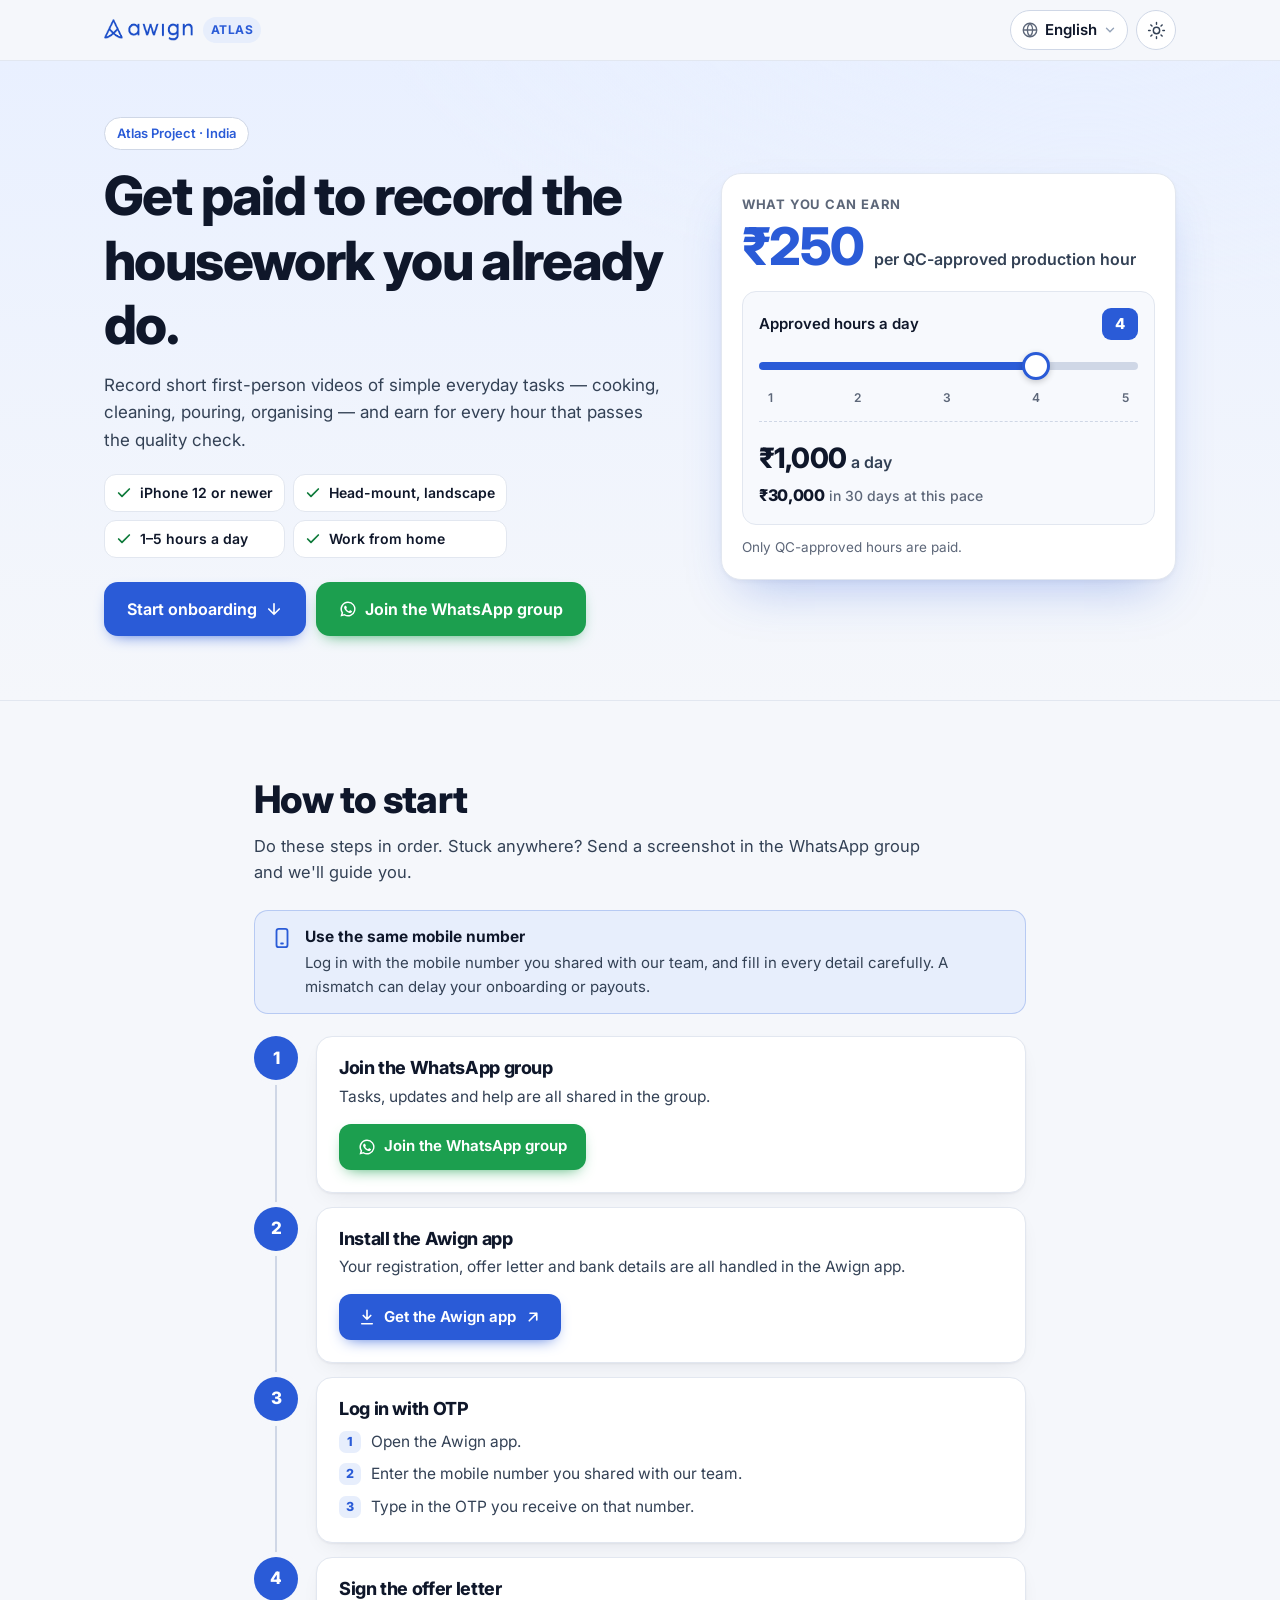
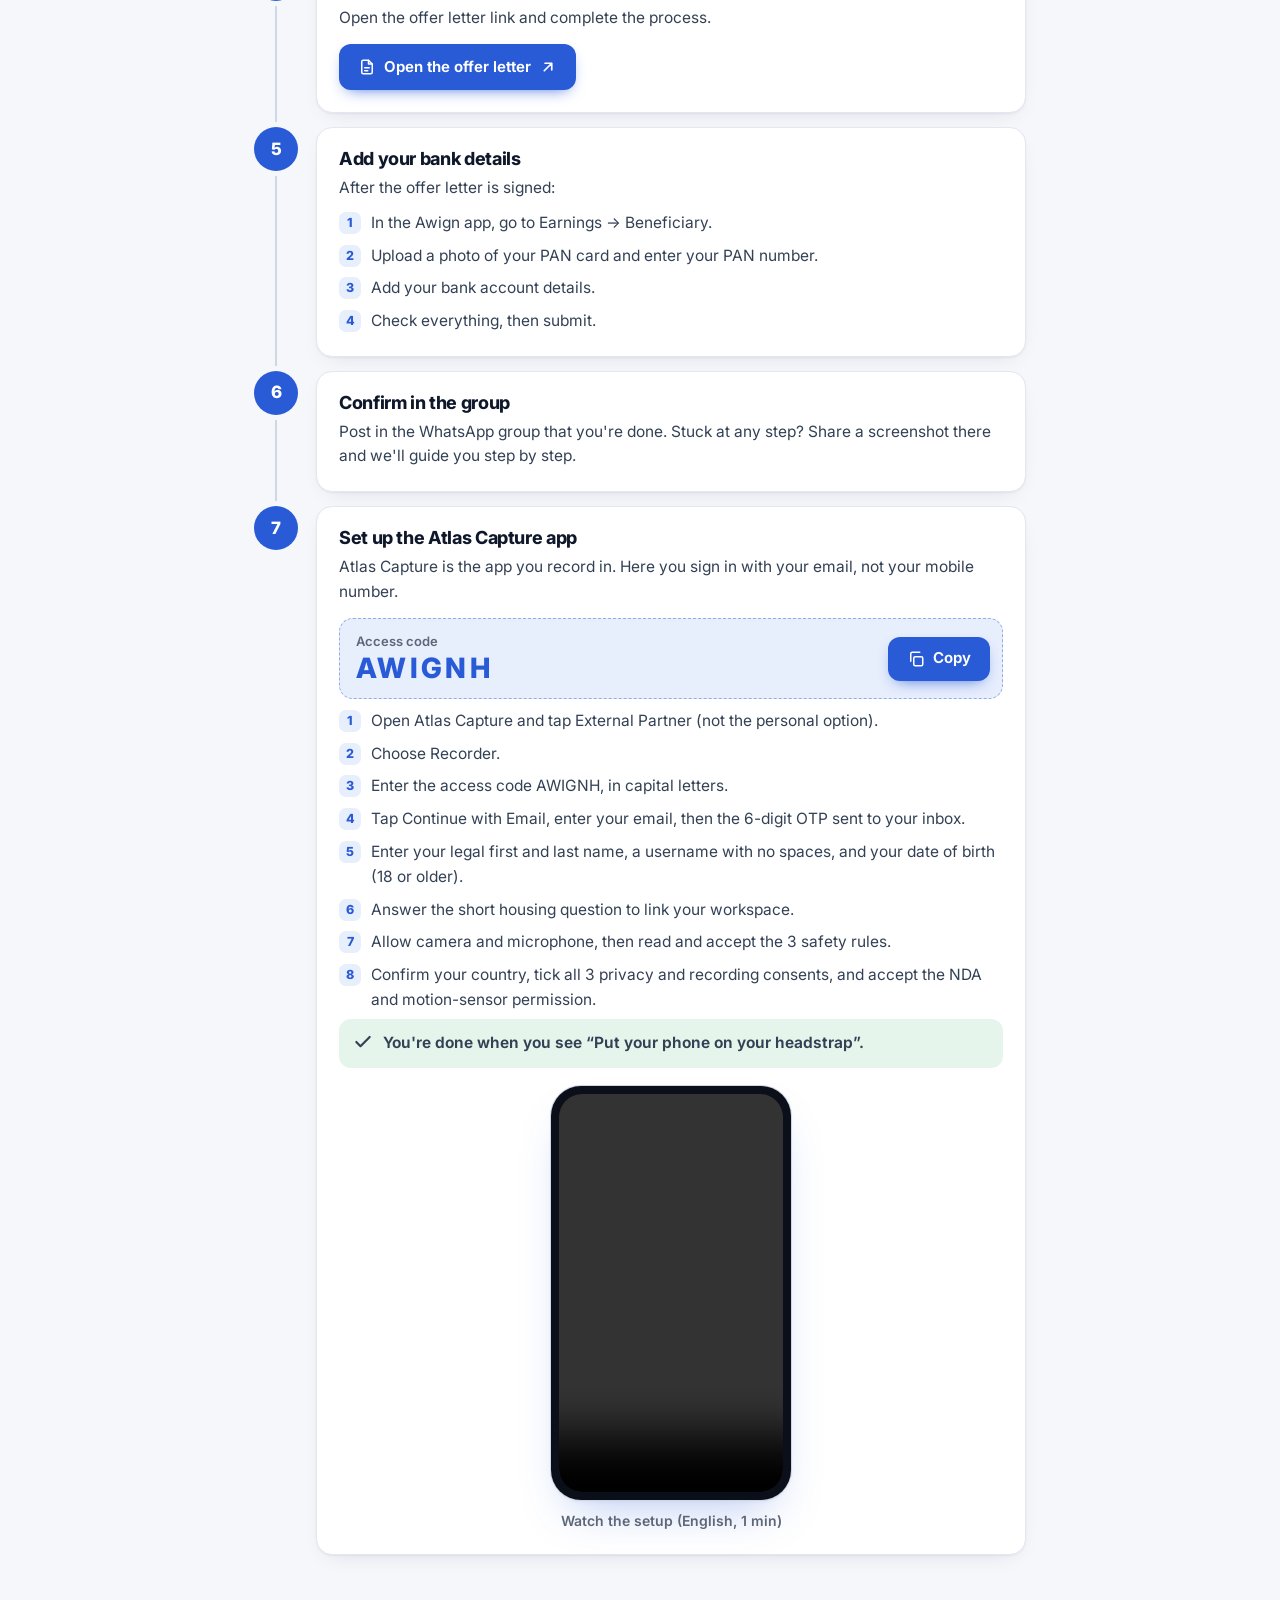
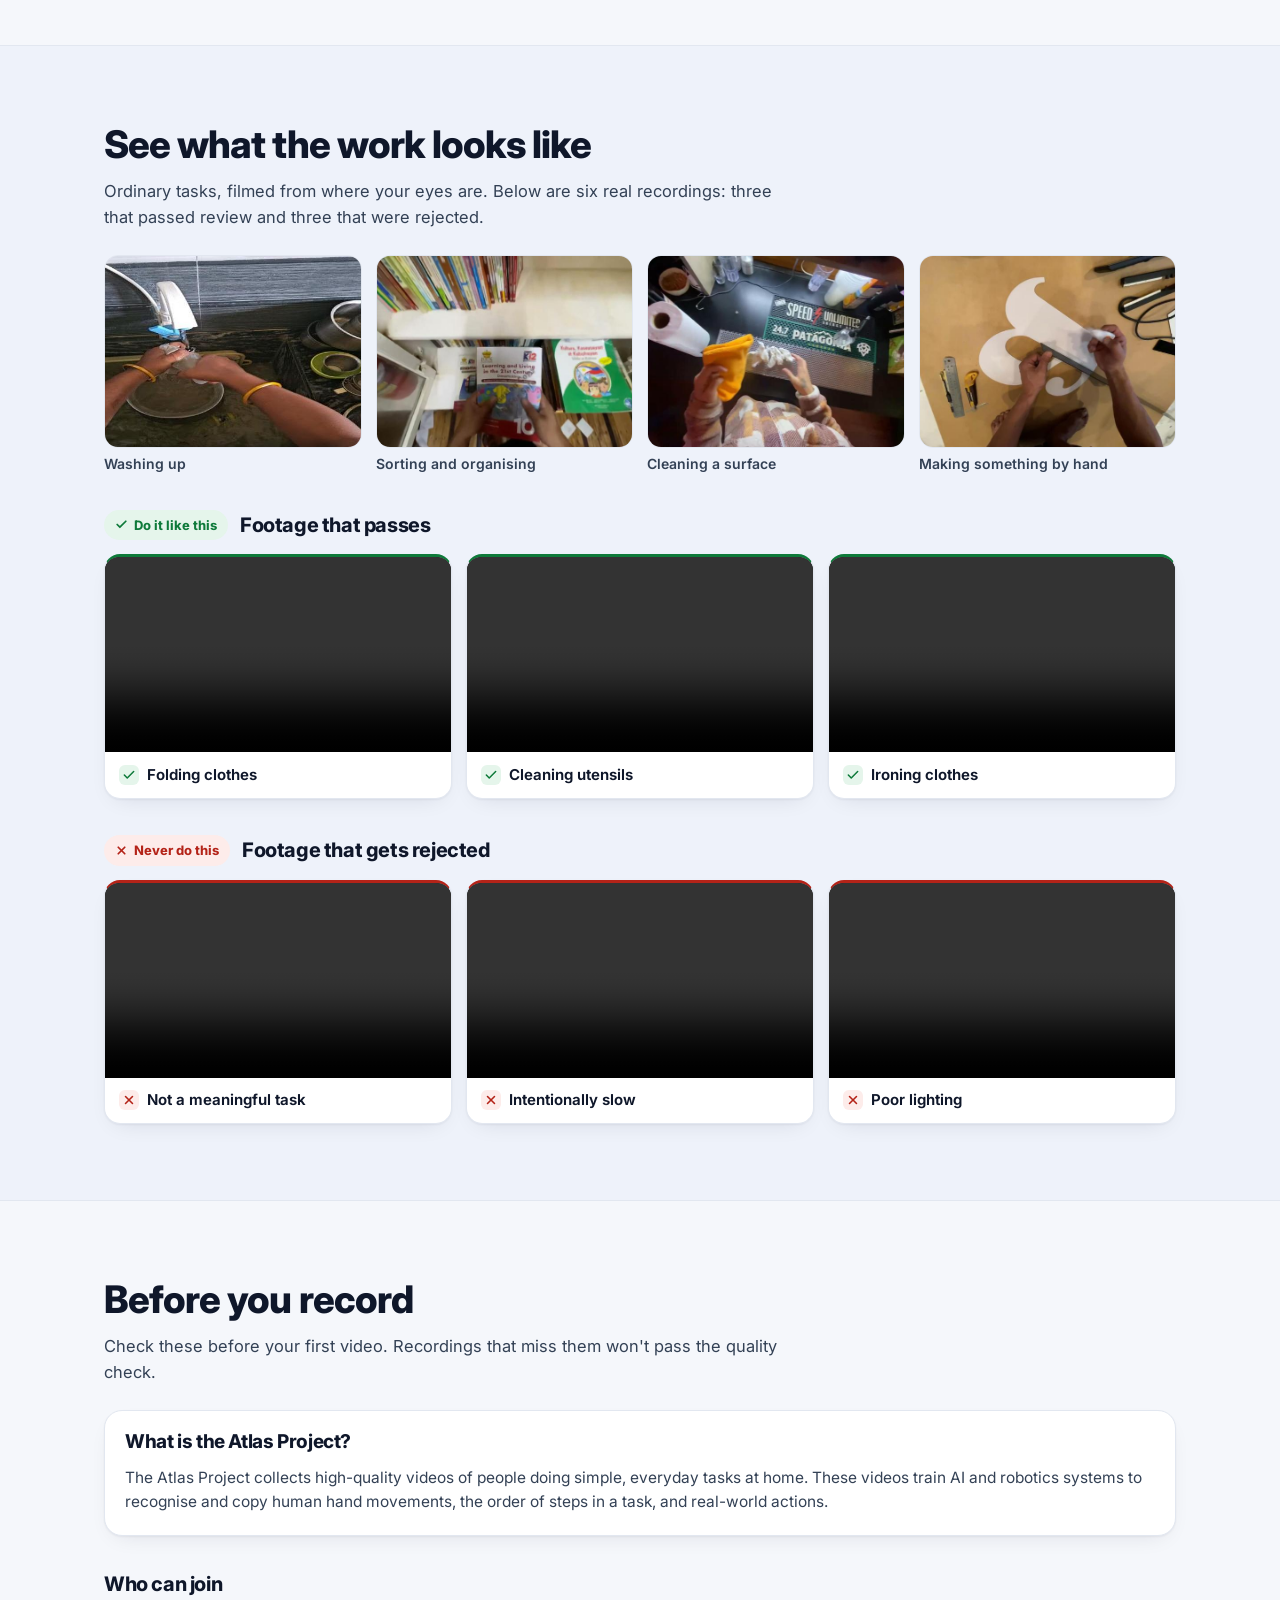
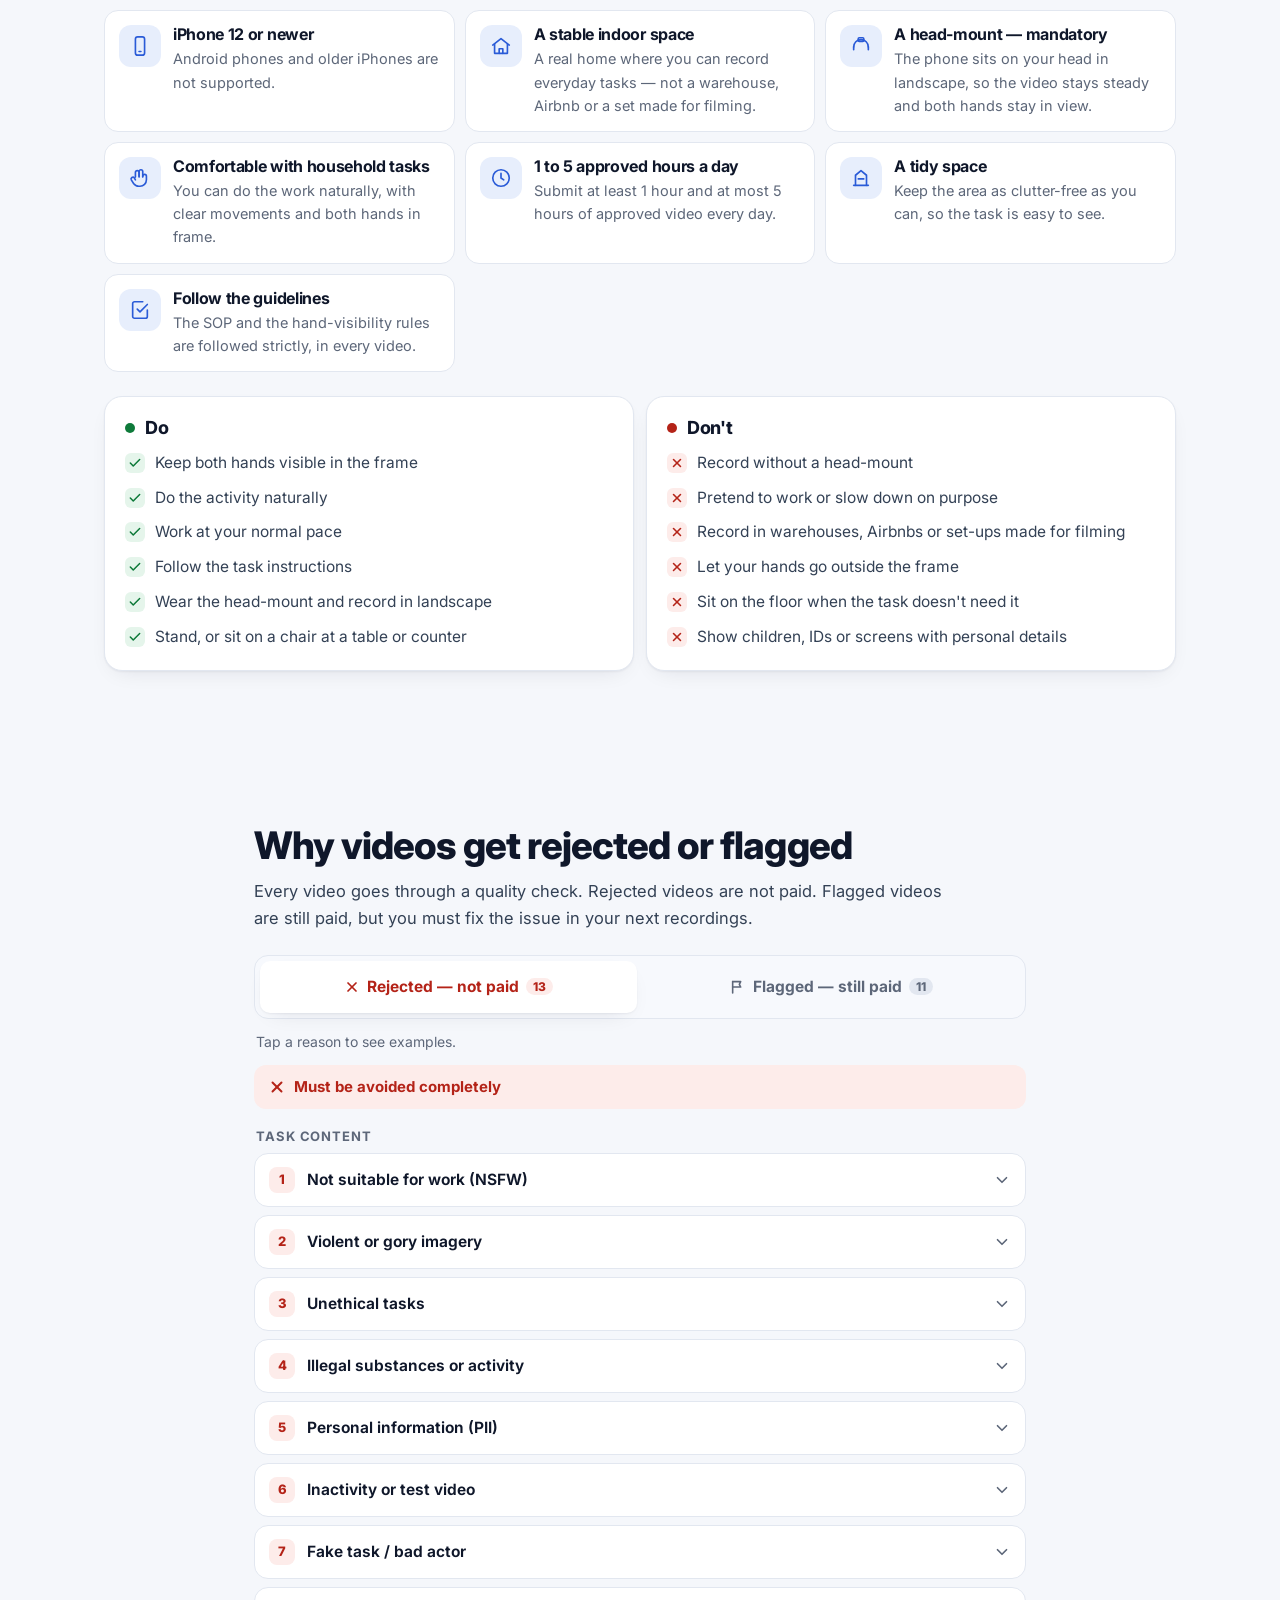
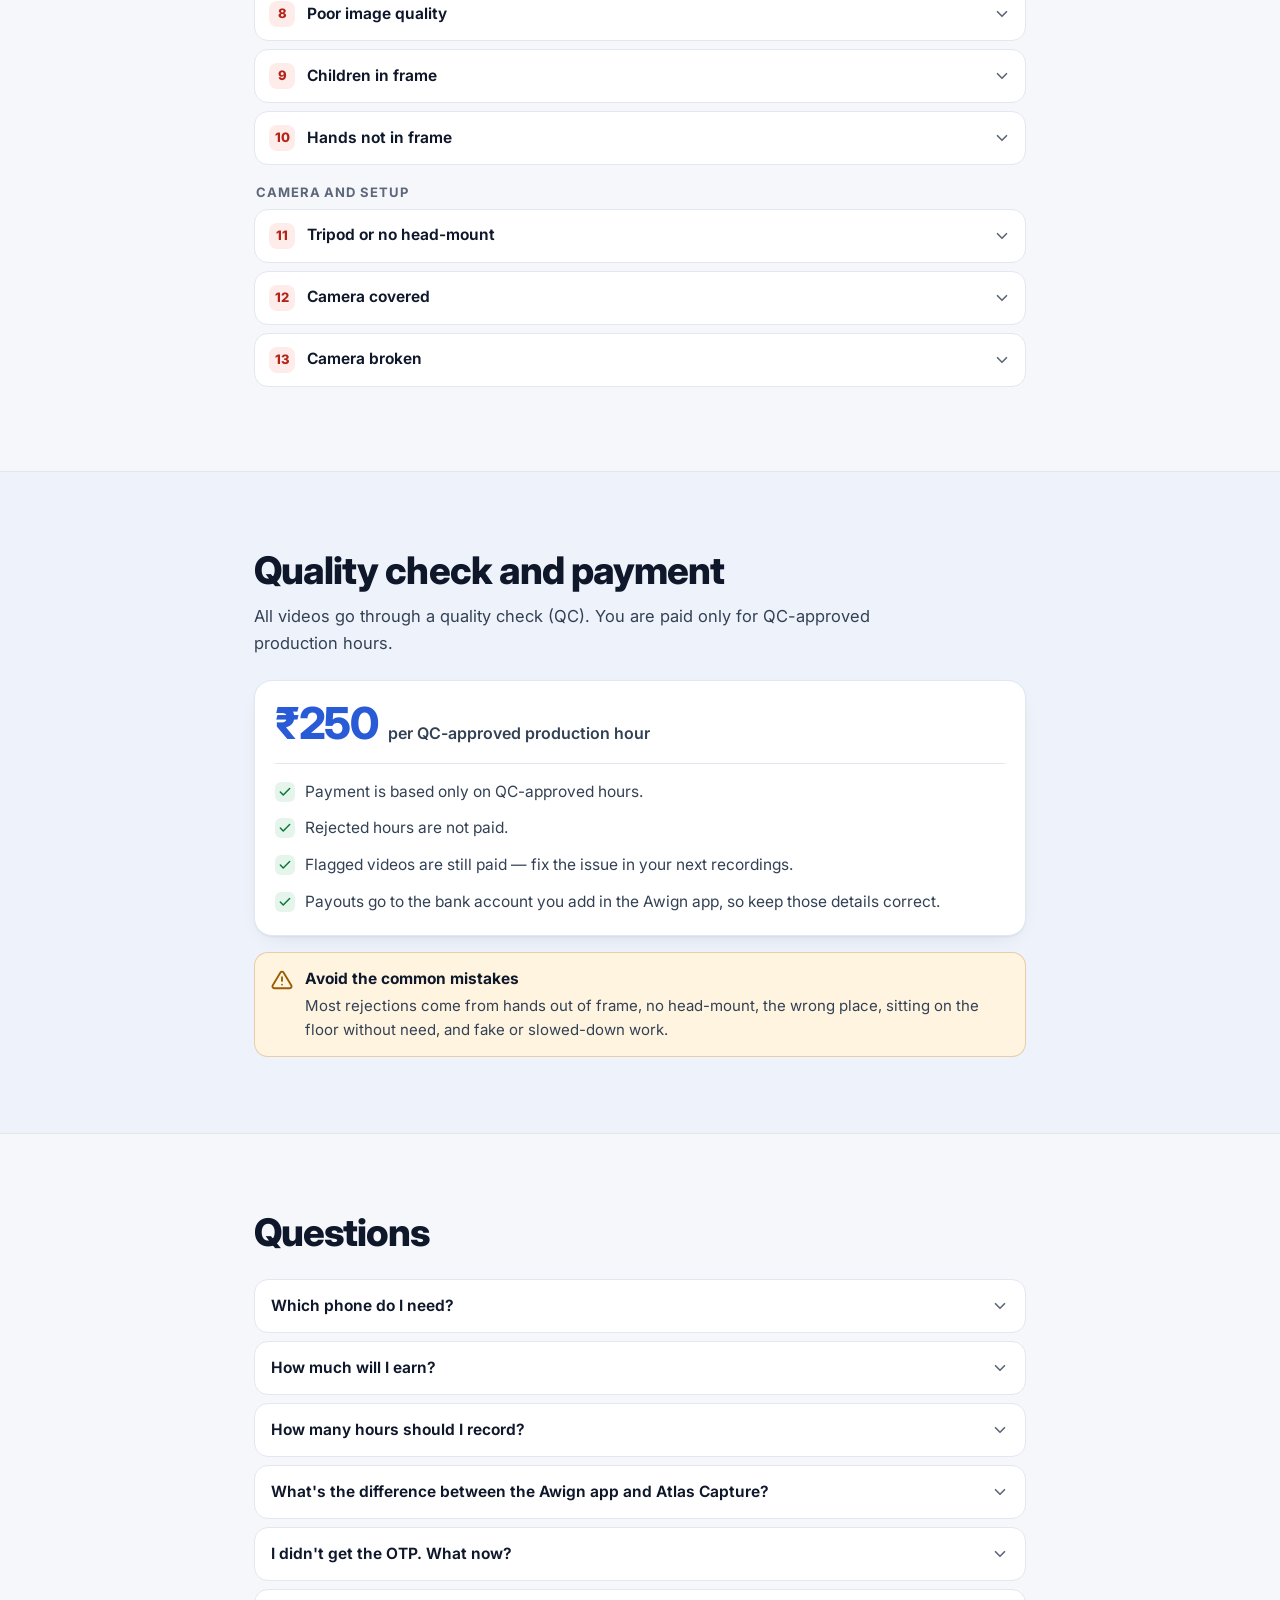
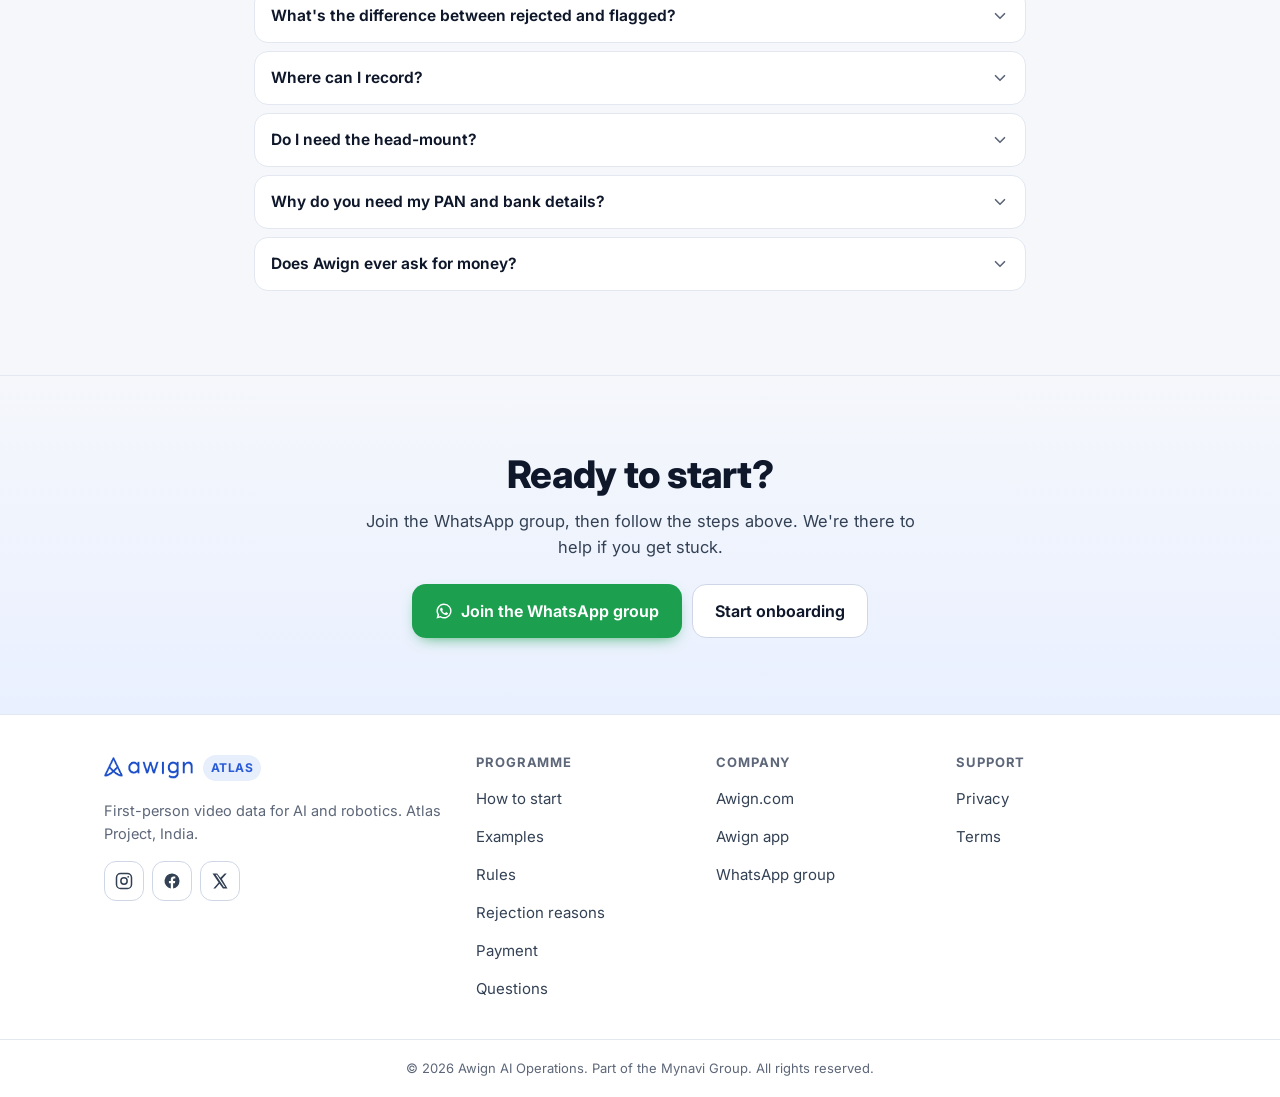
<file: index.html>
<!doctype html>
<html lang="en" data-theme="light">
<head>
<meta charset="utf-8" />
<meta name="viewport" content="width=device-width, initial-scale=1, viewport-fit=cover" />
<title>Atlas Project — Awign</title>
<meta name="description" content="Record first-person videos of everyday household tasks with your iPhone and earn ₹250 for every QC-approved hour. How to start, rules, rejection reasons and payment." />
<meta name="theme-color" content="#2a5bd7" />
<link rel="icon" type="image/png" href="assets/favicon.png" />
<link rel="apple-touch-icon" href="assets/favicon.png" />
<link rel="preconnect" href="https://fonts.googleapis.com" />
<link rel="preconnect" href="https://fonts.gstatic.com" crossorigin />
<link href="https://fonts.googleapis.com/css2?family=Inter:wght@400;500;600;700;800&family=Noto+Sans+Devanagari:wght@400;500;600;700&family=Noto+Sans+Kannada:wght@400;500;600;700&display=swap" rel="stylesheet" />
<link rel="stylesheet" href="styles.css" />
<script>
  (function () {
    var t = null;
    try { t = localStorage.getItem("atlas_theme"); } catch (e) {}
    document.documentElement.setAttribute("data-theme", t === "dark" ? "dark" : "light");
  })();
</script>
</head>
<body>

<nav class="nav">
  <div class="shell nav__in">
    <a class="brand" href="#top" aria-label="Awign — Atlas Project">
      <img class="brand__logo" src="assets/logo.png" alt="Awign" width="97" height="24" />
      <span class="brand__tag">Atlas</span>
    </a>
    <div class="nav__tools">
      <label class="lang">
        <svg viewBox="0 0 24 24" fill="none" stroke="currentColor" stroke-width="1.8" aria-hidden="true"><circle cx="12" cy="12" r="9"/><path d="M3 12h18M12 3c2.5 2.6 3.6 5.6 3.6 9s-1.1 6.4-3.6 9M12 3C9.5 5.6 8.4 8.6 8.4 12s1.1 6.4 3.6 9"/></svg>
        <select id="lang-select" aria-label="Language"></select>
      </label>
      <button type="button" class="iconbtn" id="theme-btn" aria-label="Switch theme">
        <svg class="i-sun" viewBox="0 0 24 24" fill="none" stroke="currentColor" stroke-width="1.8" stroke-linecap="round"><circle cx="12" cy="12" r="4"/><path d="M12 2v2M12 20v2M4.9 4.9l1.4 1.4M17.7 17.7l1.4 1.4M2 12h2M20 12h2M4.9 19.1l1.4-1.4M17.7 6.3l1.4-1.4"/></svg>
        <svg class="i-moon" viewBox="0 0 24 24" fill="none" stroke="currentColor" stroke-width="1.8" stroke-linecap="round" stroke-linejoin="round"><path d="M21 12.8A9 9 0 1111.2 3a7 7 0 009.8 9.8z"/></svg>
      </button>
    </div>
  </div>
</nav>

<main id="top">

  <!-- ================= HERO ================= -->
  <header class="hero">
    <div class="shell hero__grid">
      <div class="hero__copy">
        <span class="pill" data-i18n="heroEyebrow"></span>
        <h1 data-i18n="heroTitle"></h1>
        <p class="lede" data-i18n="heroLede"></p>
        <ul class="chips" id="chips"></ul>
        <div class="cta-row">
          <a class="btn btn--primary btn--lg" href="#start">
            <span data-i18n="heroStart"></span>
            <svg viewBox="0 0 24 24" fill="none" stroke="currentColor" stroke-width="2.2" stroke-linecap="round" stroke-linejoin="round" aria-hidden="true"><path d="M12 5v14M5 12l7 7 7-7"/></svg>
          </a>
          <span class="js-join"></span>
        </div>
      </div>

      <aside class="rate" aria-labelledby="rate-t">
        <p class="rate__k" id="rate-t" data-i18n="rateTitle"></p>
        <div class="rate__big"><b data-i18n="payRate"></b><span data-i18n="payRateL"></span></div>
        <div class="calc">
          <div class="calc__row">
            <label for="calc-h" data-i18n="calcLabel"></label>
            <output id="calc-hv">4</output>
          </div>
          <input type="range" id="calc-h" min="1" max="5" step="1" value="4" />
          <div class="calc__ticks" aria-hidden="true"><span>1</span><span>2</span><span>3</span><span>4</span><span>5</span></div>
          <div class="calc__out">
            <div><b id="calc-day"></b> <span data-i18n="calcDay"></span></div>
            <div class="calc__m"><b id="calc-30"></b> <span data-i18n="calc30"></span></div>
          </div>
        </div>
        <p class="rate__note" data-i18n="calcNote"></p>
      </aside>
    </div>
  </header>

  <!-- ================= HOW TO START ================= -->
  <section class="sec" id="start">
    <div class="shell narrow">
      <div class="head">
        <h2 data-i18n="stepsTitle"></h2>
        <p data-i18n="stepsBody"></p>
      </div>
      <div class="note">
        <svg viewBox="0 0 24 24" fill="none" stroke="currentColor" stroke-width="2" stroke-linecap="round" stroke-linejoin="round" aria-hidden="true"><rect x="6" y="2" width="12" height="20" rx="2.5"/><path d="M11 18h2"/></svg>
        <div><b data-i18n="stepsNoteT"></b><p data-i18n="stepsNote"></p></div>
      </div>
      <ol class="steps" id="steps"></ol>
    </div>
  </section>

  <!-- ================= EXAMPLES ================= -->
  <section class="sec sec--tint" id="examples">
    <div class="shell">
      <div class="head">
        <h2 data-i18n="exTitle"></h2>
        <p data-i18n="exBody"></p>
      </div>
      <div class="work" id="work"></div>

      <div class="exgroup">
        <div class="exhead">
          <span class="tag tag--good"><svg viewBox="0 0 24 24" fill="none" stroke="currentColor" stroke-width="3.2" stroke-linecap="round" stroke-linejoin="round" aria-hidden="true"><polyline points="20 6 9 17 4 12"/></svg><span data-i18n="goodTag"></span></span>
          <h3 data-i18n="goodHeading"></h3>
        </div>
        <div class="clips" id="clips-good"></div>
      </div>

      <div class="exgroup">
        <div class="exhead">
          <span class="tag tag--bad"><svg viewBox="0 0 24 24" fill="none" stroke="currentColor" stroke-width="3.2" stroke-linecap="round" aria-hidden="true"><line x1="18" y1="6" x2="6" y2="18"/><line x1="6" y1="6" x2="18" y2="18"/></svg><span data-i18n="badTag"></span></span>
          <h3 data-i18n="badHeading"></h3>
        </div>
        <div class="clips" id="clips-bad"></div>
      </div>
    </div>
  </section>

  <!-- ================= RULES ================= -->
  <section class="sec" id="rules">
    <div class="shell">
      <div class="head">
        <h2 data-i18n="rulesTitle"></h2>
        <p data-i18n="rulesBody"></p>
      </div>

      <div class="about card">
        <h3 data-i18n="aboutTitle"></h3>
        <p data-i18n="aboutBody"></p>
      </div>

      <h3 class="sub" data-i18n="eligTitle"></h3>
      <ol class="elig" id="elig"></ol>

      <div class="dd">
        <div class="dd__col dd--good card">
          <h3><span class="dot" aria-hidden="true"></span><span data-i18n="doTitle"></span></h3>
          <ul id="do-list"></ul>
        </div>
        <div class="dd__col dd--bad card">
          <h3><span class="dot" aria-hidden="true"></span><span data-i18n="dontTitle"></span></h3>
          <ul id="dont-list"></ul>
        </div>
      </div>
    </div>
  </section>

  <!-- ================= REJECTION / FLAGGING ================= -->
  <section class="sec" id="reasons">
    <div class="shell narrow">
      <div class="head">
        <h2 data-i18n="rejTitle"></h2>
        <p data-i18n="rejBody"></p>
      </div>
      <div class="tabs" role="tablist" id="r-tabs">
        <button type="button" role="tab" class="tab tab--p0" id="tab-p0" aria-controls="p0" aria-selected="true"></button>
        <button type="button" role="tab" class="tab tab--p1" id="tab-p1" aria-controls="p1" aria-selected="false"></button>
      </div>
      <p class="hint" data-i18n="tapHint"></p>
      <div class="rpanel rpanel--p0" role="tabpanel" id="p0" aria-labelledby="tab-p0"></div>
      <div class="rpanel rpanel--p1" role="tabpanel" id="p1" aria-labelledby="tab-p1" hidden></div>
    </div>
  </section>

  <!-- ================= QC & PAYMENT ================= -->
  <section class="sec sec--tint" id="pay">
    <div class="shell narrow">
      <div class="head">
        <h2 data-i18n="payTitle"></h2>
        <p data-i18n="payBody"></p>
      </div>
      <div class="pay card">
        <div class="pay__rate"><b data-i18n="payRate"></b><span data-i18n="payRateL"></span></div>
        <ul class="pay__points" id="pay-points"></ul>
      </div>
      <div class="tip">
        <svg viewBox="0 0 24 24" fill="none" stroke="currentColor" stroke-width="2" stroke-linecap="round" stroke-linejoin="round" aria-hidden="true"><path d="M12 9v4M12 17h.01"/><path d="M10.3 3.9L1.8 18a2 2 0 001.7 3h17a2 2 0 001.7-3L13.7 3.9a2 2 0 00-3.4 0z"/></svg>
        <div><b data-i18n="payTipT"></b><p data-i18n="payTip"></p></div>
      </div>
    </div>
  </section>

  <!-- ================= FAQ ================= -->
  <section class="sec" id="faq">
    <div class="shell narrow">
      <div class="head">
        <h2 data-i18n="faqTitle"></h2>
      </div>
      <div class="faq" id="faq-list"></div>
    </div>
  </section>

  <!-- ================= FINAL CTA ================= -->
  <section class="sec sec--final">
    <div class="shell narrow final">
      <h2 data-i18n="ctaTitle"></h2>
      <p data-i18n="ctaBody"></p>
      <div class="cta-row cta-row--center">
        <span class="js-join"></span>
        <a class="btn btn--ghost btn--lg" href="#start" data-i18n="heroStart"></a>
      </div>
    </div>
  </section>

</main>

<footer class="foot">
  <div class="shell">
    <div class="foot__top">
      <div class="foot__brand">
        <a class="brand" href="#top"><img class="brand__logo" src="assets/logo.png" alt="Awign" width="97" height="24" /><span class="brand__tag">Atlas</span></a>
        <p class="foot__tag" data-i18n="footTag"></p>
        <div class="foot__social" id="social"></div>
      </div>

      <div class="foot__col">
        <h4 data-i18n="footProgram"></h4>
        <ul>
          <li><a href="#start" data-i18n="fSteps"></a></li>
          <li><a href="#examples" data-i18n="fExamples"></a></li>
          <li><a href="#rules" data-i18n="fRules"></a></li>
          <li><a href="#reasons" data-i18n="fReasons"></a></li>
          <li><a href="#pay" data-i18n="fPay"></a></li>
          <li><a href="#faq" data-i18n="fFaq"></a></li>
        </ul>
      </div>

      <div class="foot__col">
        <h4 data-i18n="footCompany"></h4>
        <ul>
          <li><a id="f-awign" target="_blank" rel="noopener" data-i18n="fAwign"></a></li>
          <li><a id="f-app" target="_blank" rel="noopener" data-i18n="fAwignApp"></a></li>
          <li id="f-group-li"><a id="f-group" target="_blank" rel="noopener" data-i18n="fGroup"></a></li>
        </ul>
      </div>

      <div class="foot__col">
        <h4 data-i18n="footSupport"></h4>
        <ul>
          <li><a href="privacy.html" data-i18n="fPrivacy"></a></li>
          <li><a href="terms.html" data-i18n="fTerms"></a></li>
        </ul>
      </div>
    </div>
  </div>
  <div class="foot__bar"><span data-i18n="footRights"></span></div>
</footer>

<script src="i18n.js"></script>
<script src="script.js"></script>
</body>
</html>
</file>
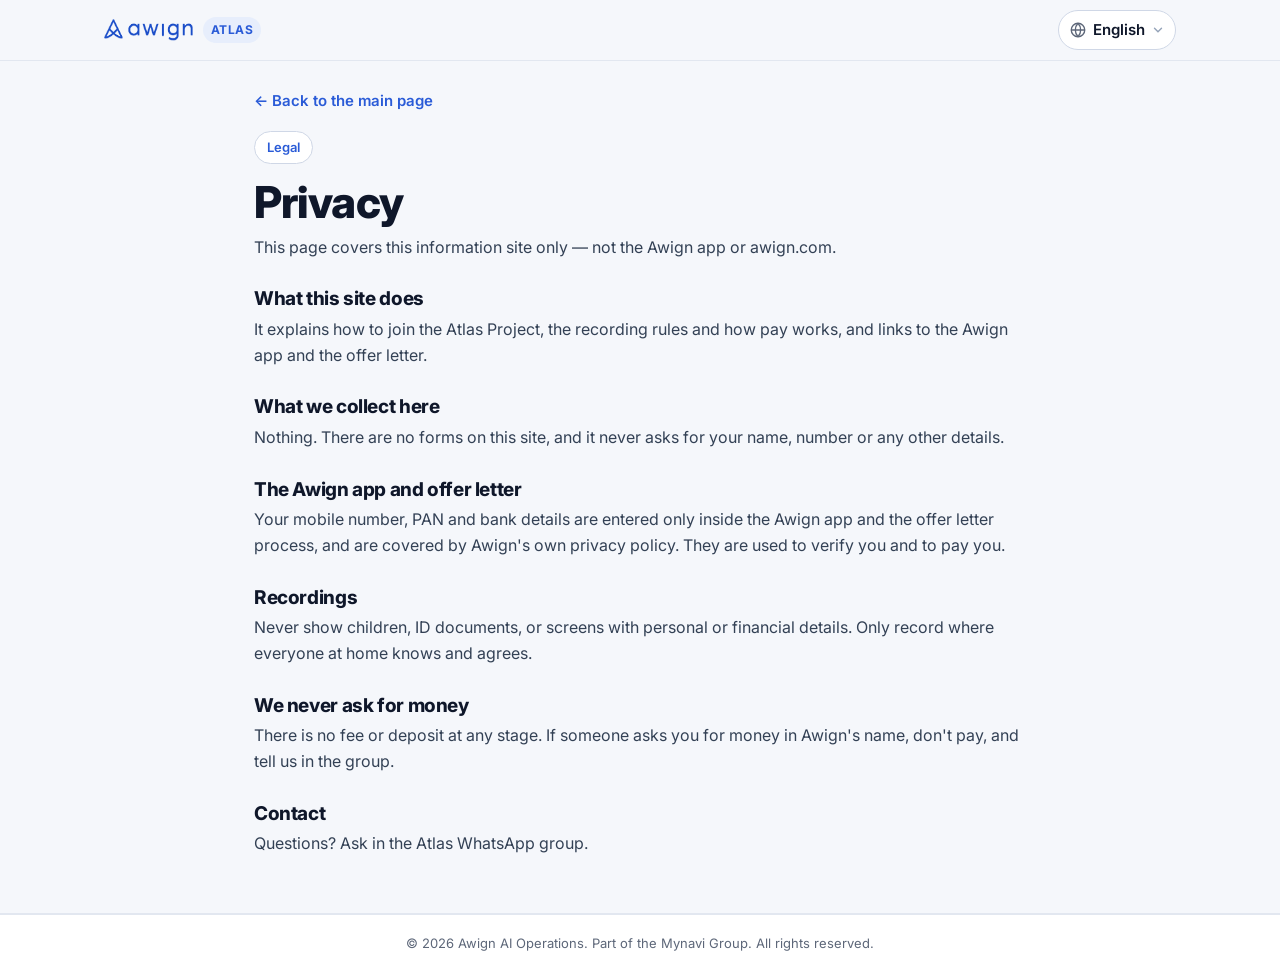
<file: privacy.html>
<!doctype html>
<html lang="en" data-theme="light">
<head>
<meta charset="utf-8" />
<meta name="viewport" content="width=device-width, initial-scale=1, viewport-fit=cover" />
<title>Privacy — Atlas Project</title>
<link rel="icon" type="image/png" href="assets/favicon.png" />
<link rel="preconnect" href="https://fonts.googleapis.com" />
<link rel="preconnect" href="https://fonts.gstatic.com" crossorigin />
<link href="https://fonts.googleapis.com/css2?family=Inter:wght@400;500;600;700;800&family=Noto+Sans+Devanagari:wght@400;500;600;700&family=Noto+Sans+Kannada:wght@400;500;600;700&display=swap" rel="stylesheet" />
<link rel="stylesheet" href="styles.css" />
<script>
  (function () {
    var t = null;
    try { t = localStorage.getItem("atlas_theme"); } catch (e) {}
    document.documentElement.setAttribute("data-theme", t === "dark" ? "dark" : "light");
  })();
</script>
</head>
<body>

<nav class="nav">
  <div class="shell nav__in">
    <a class="brand" href="./" aria-label="Awign — Atlas Project">
      <img class="brand__logo" src="assets/logo.png" alt="Awign" width="97" height="24" />
      <span class="brand__tag">Atlas</span>
    </a>
    <div class="nav__tools">
      <label class="lang">
        <svg viewBox="0 0 24 24" fill="none" stroke="currentColor" stroke-width="1.8" aria-hidden="true"><circle cx="12" cy="12" r="9"/><path d="M3 12h18M12 3c2.5 2.6 3.6 5.6 3.6 9s-1.1 6.4-3.6 9M12 3C9.5 5.6 8.4 8.6 8.4 12s1.1 6.4 3.6 9"/></svg>
        <select id="lang-select" aria-label="Language"><option value="en" lang="en">English</option><option value="hi" lang="hi">हिन्दी</option><option value="kn" lang="kn">ಕನ್ನಡ</option><option value="mr" lang="mr">मराठी</option></select>
      </label>
    </div>
  </div>
</nav>

<main class="shell narrow legal">
  <article data-lang="en" lang="en">
    <a class="legal__back" href="./">← Back to the main page</a>
    <span class="pill">Legal</span>
    <h1>Privacy</h1>
    <p class="legal__meta">This page covers this information site only — not the Awign app or awign.com.</p>
    <h2>What this site does</h2>
    <p>It explains how to join the Atlas Project, the recording rules and how pay works, and links to the Awign app and the offer letter.</p>
    <h2>What we collect here</h2>
    <p>Nothing. There are no forms on this site, and it never asks for your name, number or any other details.</p>
    <h2>The Awign app and offer letter</h2>
    <p>Your mobile number, PAN and bank details are entered only inside the Awign app and the offer letter process, and are covered by Awign's own privacy policy. They are used to verify you and to pay you.</p>
    <h2>Recordings</h2>
    <p>Never show children, ID documents, or screens with personal or financial details. Only record where everyone at home knows and agrees.</p>
    <h2>We never ask for money</h2>
    <p>There is no fee or deposit at any stage. If someone asks you for money in Awign's name, don't pay, and tell us in the group.</p>
    <h2>Contact</h2>
    <p>Questions? Ask in the Atlas WhatsApp group.</p>
  </article>

  <article data-lang="hi" lang="hi" hidden>
    <a class="legal__back" href="./">← मुख्य पेज पर वापस जाएँ</a>
    <span class="pill">कानूनी</span>
    <h1>प्राइवेसी</h1>
    <p class="legal__meta">यह पेज सिर्फ़ इस जानकारी वाली वेबसाइट के बारे में है — Awign ऐप या awign.com के बारे में नहीं।</p>
    <h2>यह साइट क्या करती है</h2>
    <p>यह बताती है कि एटलस प्रोजेक्ट से कैसे जुड़ें, रिकॉर्डिंग के नियम क्या हैं और भुगतान कैसे होता है, और Awign ऐप व ऑफ़र लेटर के लिंक देती है।</p>
    <h2>हम यहाँ क्या लेते हैं</h2>
    <p>कुछ नहीं। इस साइट पर कोई फ़ॉर्म नहीं है, और यह आपका नाम, नंबर या कोई और जानकारी कभी नहीं माँगती।</p>
    <h2>Awign ऐप और ऑफ़र लेटर</h2>
    <p>आपका मोबाइल नंबर, PAN और बैंक डिटेल्स सिर्फ़ Awign ऐप और ऑफ़र लेटर की प्रक्रिया में भरे जाते हैं, और उन पर Awign की अपनी प्राइवेसी पॉलिसी लागू होती है। इनका इस्तेमाल आपकी पहचान जाँचने और आपको भुगतान करने के लिए होता है।</p>
    <h2>रिकॉर्डिंग</h2>
    <p>बच्चे, पहचान पत्र, या निजी या वित्तीय जानकारी वाली स्क्रीन कभी न दिखाएँ। सिर्फ़ वहीं रिकॉर्ड करें जहाँ घर के सभी लोग जानते हों और सहमत हों।</p>
    <h2>हम कभी पैसे नहीं माँगते</h2>
    <p>किसी भी स्टेप पर कोई फ़ीस या डिपॉज़िट नहीं है। अगर कोई Awign के नाम पर पैसे माँगे, तो न दें और ग्रुप में बताएँ।</p>
    <h2>संपर्क</h2>
    <p>कोई सवाल? एटलस WhatsApp ग्रुप में पूछें।</p>
  </article>

  <article data-lang="kn" lang="kn" hidden>
    <a class="legal__back" href="./">← ಮುಖ್ಯ ಪುಟಕ್ಕೆ ಹಿಂತಿರುಗಿ</a>
    <span class="pill">ಕಾನೂನು</span>
    <h1>ಗೌಪ್ಯತೆ</h1>
    <p class="legal__meta">ಈ ಪುಟ ಈ ಮಾಹಿತಿ ವೆಬ್‌ಸೈಟ್‌ಗೆ ಮಾತ್ರ ಸಂಬಂಧಿಸಿದೆ — Awign ಆ್ಯಪ್ ಅಥವಾ awign.com ಗೆ ಅಲ್ಲ.</p>
    <h2>ಈ ಸೈಟ್ ಏನು ಮಾಡುತ್ತದೆ</h2>
    <p>ಅಟ್ಲಾಸ್ ಪ್ರಾಜೆಕ್ಟ್‌ಗೆ ಹೇಗೆ ಸೇರುವುದು, ರೆಕಾರ್ಡಿಂಗ್ ನಿಯಮಗಳು ಮತ್ತು ಪಾವತಿ ಹೇಗೆ ಆಗುತ್ತದೆ ಎಂಬುದನ್ನು ವಿವರಿಸುತ್ತದೆ, ಮತ್ತು Awign ಆ್ಯಪ್ ಹಾಗೂ ಆಫರ್ ಲೆಟರ್‌ನ ಲಿಂಕ್‌ಗಳನ್ನು ನೀಡುತ್ತದೆ.</p>
    <h2>ನಾವು ಇಲ್ಲಿ ಏನು ಸಂಗ್ರಹಿಸುತ್ತೇವೆ</h2>
    <p>ಏನೂ ಇಲ್ಲ. ಈ ಸೈಟ್‌ನಲ್ಲಿ ಯಾವುದೇ ಫಾರ್ಮ್ ಇಲ್ಲ, ಮತ್ತು ಇದು ನಿಮ್ಮ ಹೆಸರು, ಸಂಖ್ಯೆ ಅಥವಾ ಬೇರೆ ಯಾವುದೇ ವಿವರವನ್ನು ಎಂದಿಗೂ ಕೇಳುವುದಿಲ್ಲ.</p>
    <h2>Awign ಆ್ಯಪ್ ಮತ್ತು ಆಫರ್ ಲೆಟರ್</h2>
    <p>ನಿಮ್ಮ ಮೊಬೈಲ್ ಸಂಖ್ಯೆ, PAN ಮತ್ತು ಬ್ಯಾಂಕ್ ವಿವರಗಳನ್ನು Awign ಆ್ಯಪ್ ಮತ್ತು ಆಫರ್ ಲೆಟರ್ ಪ್ರಕ್ರಿಯೆಯಲ್ಲಿ ಮಾತ್ರ ಭರ್ತಿ ಮಾಡಲಾಗುತ್ತದೆ, ಮತ್ತು ಅವುಗಳಿಗೆ Awign ನ ಸ್ವಂತ ಗೌಪ್ಯತಾ ನೀತಿ ಅನ್ವಯಿಸುತ್ತದೆ. ನಿಮ್ಮನ್ನು ಪರಿಶೀಲಿಸಲು ಮತ್ತು ನಿಮಗೆ ಪಾವತಿಸಲು ಅವುಗಳನ್ನು ಬಳಸಲಾಗುತ್ತದೆ.</p>
    <h2>ರೆಕಾರ್ಡಿಂಗ್‌ಗಳು</h2>
    <p>ಮಕ್ಕಳು, ಗುರುತಿನ ಚೀಟಿಗಳು, ಅಥವಾ ವೈಯಕ್ತಿಕ ಅಥವಾ ಹಣಕಾಸಿನ ವಿವರಗಳಿರುವ ಪರದೆಗಳನ್ನು ಎಂದಿಗೂ ತೋರಿಸಬೇಡಿ. ಮನೆಯಲ್ಲಿರುವ ಎಲ್ಲರಿಗೂ ತಿಳಿದಿರುವ ಮತ್ತು ಒಪ್ಪಿಗೆ ಇರುವ ಕಡೆ ಮಾತ್ರ ರೆಕಾರ್ಡ್ ಮಾಡಿ.</p>
    <h2>ನಾವು ಎಂದಿಗೂ ಹಣ ಕೇಳುವುದಿಲ್ಲ</h2>
    <p>ಯಾವುದೇ ಹಂತದಲ್ಲಿ ಶುಲ್ಕ ಅಥವಾ ಠೇವಣಿ ಇಲ್ಲ. ಯಾರಾದರೂ Awign ಹೆಸರಿನಲ್ಲಿ ಹಣ ಕೇಳಿದರೆ, ಕೊಡಬೇಡಿ ಮತ್ತು ಗುಂಪಿನಲ್ಲಿ ತಿಳಿಸಿ.</p>
    <h2>ಸಂಪರ್ಕ</h2>
    <p>ಪ್ರಶ್ನೆಗಳಿವೆಯೇ? ಅಟ್ಲಾಸ್ WhatsApp ಗುಂಪಿನಲ್ಲಿ ಕೇಳಿ.</p>
  </article>

  <article data-lang="mr" lang="mr" hidden>
    <a class="legal__back" href="./">← मुख्य पानावर परत जा</a>
    <span class="pill">कायदेशीर</span>
    <h1>गोपनीयता</h1>
    <p class="legal__meta">हे पान फक्त या माहिती वेबसाइटबद्दल आहे — Awign अ‍ॅप किंवा awign.com बद्दल नाही.</p>
    <h2>ही साइट काय करते</h2>
    <p>अ‍ॅटलस प्रोजेक्टमध्ये कसे सामील व्हायचे, रेकॉर्डिंगचे नियम आणि पेमेंट कसे होते हे सांगते, आणि Awign अ‍ॅप व ऑफर लेटरच्या लिंक देते.</p>
    <h2>आम्ही इथे काय गोळा करतो</h2>
    <p>काहीच नाही. या साइटवर कोणताही फॉर्म नाही, आणि ती तुमचे नाव, नंबर किंवा इतर कोणतीही माहिती कधीच मागत नाही.</p>
    <h2>Awign अ‍ॅप आणि ऑफर लेटर</h2>
    <p>तुमचा मोबाइल नंबर, PAN आणि बँक तपशील फक्त Awign अ‍ॅप आणि ऑफर लेटरच्या प्रक्रियेतच भरले जातात, आणि त्यांना Awign चे स्वतःचे गोपनीयता धोरण लागू होते. ते तुमची पडताळणी करण्यासाठी आणि तुम्हाला पैसे देण्यासाठी वापरले जातात.</p>
    <h2>रेकॉर्डिंग</h2>
    <p>मुले, ओळखपत्रे, किंवा वैयक्तिक किंवा आर्थिक माहिती असलेल्या स्क्रीन कधीही दाखवू नका. घरातील सर्वांना माहीत असेल आणि त्यांची संमती असेल तिथेच रेकॉर्ड करा.</p>
    <h2>आम्ही कधीच पैसे मागत नाही</h2>
    <p>कोणत्याही टप्प्यावर फी किंवा डिपॉझिट नाही. कोणी Awign च्या नावाने पैसे मागितले तर देऊ नका आणि ग्रुपमध्ये कळवा.</p>
    <h2>संपर्क</h2>
    <p>प्रश्न आहेत? अ‍ॅटलस WhatsApp ग्रुपमध्ये विचारा.</p>
  </article>
</main>

<footer class="foot foot--min">
  <div class="foot__bar"><span data-lang="en">© 2026 Awign AI Operations. Part of the Mynavi Group. All rights reserved.</span><span data-lang="hi" hidden>© 2026 Awign AI Operations. Mynavi Group का हिस्सा। सर्वाधिकार सुरक्षित।</span><span data-lang="kn" hidden>© 2026 Awign AI Operations. Mynavi Group ನ ಭಾಗ. ಎಲ್ಲ ಹಕ್ಕುಗಳನ್ನು ಕಾಯ್ದಿರಿಸಲಾಗಿದೆ.</span><span data-lang="mr" hidden>© 2026 Awign AI Operations. Mynavi Group चा भाग. सर्व हक्क राखीव.</span></div>
</footer>

<script>
  (function () {
    var LANGS = ["en", "hi", "kn", "mr"];
    var lang = null;
    try { lang = sessionStorage.getItem("atlas_lang"); } catch (e) {}
    if (LANGS.indexOf(lang) === -1) lang = "en";
    function show(l) {
      lang = l;
      document.documentElement.lang = l;
      document.querySelectorAll("[data-lang]").forEach(function (el) { el.hidden = el.getAttribute("data-lang") !== l; });
      document.getElementById("lang-select").value = l;
      try { sessionStorage.setItem("atlas_lang", l); } catch (e) {}
    }
    document.getElementById("lang-select").addEventListener("change", function (e) { show(e.target.value); });
    show(lang);
  })();
</script>
</body>
</html>
</file>
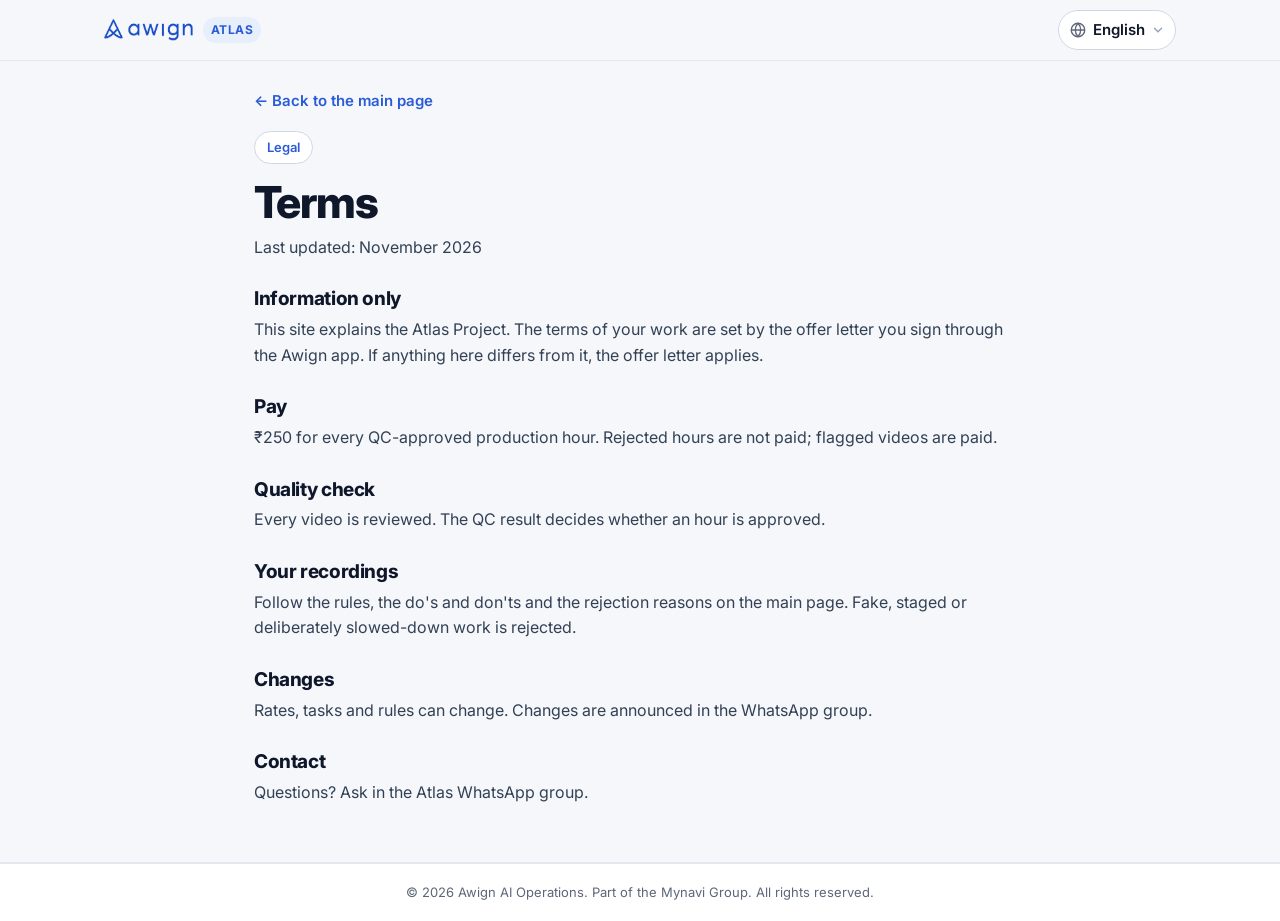
<file: terms.html>
<!doctype html>
<html lang="en" data-theme="light">
<head>
<meta charset="utf-8" />
<meta name="viewport" content="width=device-width, initial-scale=1, viewport-fit=cover" />
<title>Terms — Atlas Project</title>
<link rel="icon" type="image/png" href="assets/favicon.png" />
<link rel="preconnect" href="https://fonts.googleapis.com" />
<link rel="preconnect" href="https://fonts.gstatic.com" crossorigin />
<link href="https://fonts.googleapis.com/css2?family=Inter:wght@400;500;600;700;800&family=Noto+Sans+Devanagari:wght@400;500;600;700&family=Noto+Sans+Kannada:wght@400;500;600;700&display=swap" rel="stylesheet" />
<link rel="stylesheet" href="styles.css" />
<script>
  (function () {
    var t = null;
    try { t = localStorage.getItem("atlas_theme"); } catch (e) {}
    document.documentElement.setAttribute("data-theme", t === "dark" ? "dark" : "light");
  })();
</script>
</head>
<body>

<nav class="nav">
  <div class="shell nav__in">
    <a class="brand" href="./" aria-label="Awign — Atlas Project">
      <img class="brand__logo" src="assets/logo.png" alt="Awign" width="97" height="24" />
      <span class="brand__tag">Atlas</span>
    </a>
    <div class="nav__tools">
      <label class="lang">
        <svg viewBox="0 0 24 24" fill="none" stroke="currentColor" stroke-width="1.8" aria-hidden="true"><circle cx="12" cy="12" r="9"/><path d="M3 12h18M12 3c2.5 2.6 3.6 5.6 3.6 9s-1.1 6.4-3.6 9M12 3C9.5 5.6 8.4 8.6 8.4 12s1.1 6.4 3.6 9"/></svg>
        <select id="lang-select" aria-label="Language"><option value="en" lang="en">English</option><option value="hi" lang="hi">हिन्दी</option><option value="kn" lang="kn">ಕನ್ನಡ</option><option value="mr" lang="mr">मराठी</option></select>
      </label>
    </div>
  </div>
</nav>

<main class="shell narrow legal">
  <article data-lang="en" lang="en">
    <a class="legal__back" href="./">← Back to the main page</a>
    <span class="pill">Legal</span>
    <h1>Terms</h1>
    <p class="legal__meta">Last updated: November 2026</p>
    <h2>Information only</h2>
    <p>This site explains the Atlas Project. The terms of your work are set by the offer letter you sign through the Awign app. If anything here differs from it, the offer letter applies.</p>
    <h2>Pay</h2>
    <p>₹250 for every QC-approved production hour. Rejected hours are not paid; flagged videos are paid.</p>
    <h2>Quality check</h2>
    <p>Every video is reviewed. The QC result decides whether an hour is approved.</p>
    <h2>Your recordings</h2>
    <p>Follow the rules, the do's and don'ts and the rejection reasons on the main page. Fake, staged or deliberately slowed-down work is rejected.</p>
    <h2>Changes</h2>
    <p>Rates, tasks and rules can change. Changes are announced in the WhatsApp group.</p>
    <h2>Contact</h2>
    <p>Questions? Ask in the Atlas WhatsApp group.</p>
  </article>

  <article data-lang="hi" lang="hi" hidden>
    <a class="legal__back" href="./">← मुख्य पेज पर वापस जाएँ</a>
    <span class="pill">कानूनी</span>
    <h1>शर्तें</h1>
    <p class="legal__meta">आख़िरी अपडेट: नवंबर 2026</p>
    <h2>सिर्फ़ जानकारी के लिए</h2>
    <p>यह साइट एटलस प्रोजेक्ट के बारे में बताती है। आपके काम की शर्तें वह ऑफ़र लेटर तय करता है जिसे आप Awign ऐप के ज़रिए साइन करते हैं। अगर यहाँ लिखी कोई बात उससे अलग हो, तो ऑफ़र लेटर मान्य होगा।</p>
    <h2>भुगतान</h2>
    <p>हर QC-अप्रूव्ड प्रोडक्शन घंटे के ₹250। रिजेक्ट हुए घंटों का भुगतान नहीं होता; फ़्लैग हुए वीडियो का भुगतान होता है।</p>
    <h2>क्वालिटी चेक</h2>
    <p>हर वीडियो की जाँच होती है। QC का नतीजा तय करता है कि कोई घंटा अप्रूव्ड है या नहीं।</p>
    <h2>आपकी रिकॉर्डिंग</h2>
    <p>मुख्य पेज पर दिए नियम, क्या करें/क्या न करें और रिजेक्शन के कारण मानें। नकली, बनावटी या जानबूझकर धीमा किया गया काम रिजेक्ट होता है।</p>
    <h2>बदलाव</h2>
    <p>रेट, टास्क और नियम बदल सकते हैं। बदलाव WhatsApp ग्रुप में बताए जाते हैं।</p>
    <h2>संपर्क</h2>
    <p>कोई सवाल? एटलस WhatsApp ग्रुप में पूछें।</p>
  </article>

  <article data-lang="kn" lang="kn" hidden>
    <a class="legal__back" href="./">← ಮುಖ್ಯ ಪುಟಕ್ಕೆ ಹಿಂತಿರುಗಿ</a>
    <span class="pill">ಕಾನೂನು</span>
    <h1>ಷರತ್ತುಗಳು</h1>
    <p class="legal__meta">ಕೊನೆಯ ಅಪ್‌ಡೇಟ್: ನವೆಂಬರ್ 2026</p>
    <h2>ಮಾಹಿತಿಗಾಗಿ ಮಾತ್ರ</h2>
    <p>ಈ ಸೈಟ್ ಅಟ್ಲಾಸ್ ಪ್ರಾಜೆಕ್ಟ್ ಬಗ್ಗೆ ವಿವರಿಸುತ್ತದೆ. ನಿಮ್ಮ ಕೆಲಸದ ಷರತ್ತುಗಳನ್ನು Awign ಆ್ಯಪ್ ಮೂಲಕ ನೀವು ಸಹಿ ಮಾಡುವ ಆಫರ್ ಲೆಟರ್ ನಿರ್ಧರಿಸುತ್ತದೆ. ಇಲ್ಲಿರುವ ಯಾವುದಾದರೂ ವಿಷಯ ಅದಕ್ಕಿಂತ ಭಿನ್ನವಾಗಿದ್ದರೆ, ಆಫರ್ ಲೆಟರ್ ಮಾನ್ಯ.</p>
    <h2>ಪಾವತಿ</h2>
    <p>ಪ್ರತಿ QC-ಅನುಮೋದಿತ ಪ್ರೊಡಕ್ಷನ್ ಗಂಟೆಗೆ ₹250. ತಿರಸ್ಕೃತ ಗಂಟೆಗಳಿಗೆ ಪಾವತಿ ಇಲ್ಲ; ಫ್ಲ್ಯಾಗ್ ಆದ ವೀಡಿಯೊಗಳಿಗೆ ಪಾವತಿ ಇದೆ.</p>
    <h2>ಗುಣಮಟ್ಟ ಪರಿಶೀಲನೆ</h2>
    <p>ಪ್ರತಿಯೊಂದು ವೀಡಿಯೊವನ್ನು ಪರಿಶೀಲಿಸಲಾಗುತ್ತದೆ. ಒಂದು ಗಂಟೆ ಅನುಮೋದಿತವೇ ಎಂಬುದನ್ನು QC ಫಲಿತಾಂಶ ನಿರ್ಧರಿಸುತ್ತದೆ.</p>
    <h2>ನಿಮ್ಮ ರೆಕಾರ್ಡಿಂಗ್‌ಗಳು</h2>
    <p>ಮುಖ್ಯ ಪುಟದಲ್ಲಿರುವ ನಿಯಮಗಳು, ಮಾಡಬೇಕಾದ್ದು/ಮಾಡಬಾರದ್ದು ಮತ್ತು ತಿರಸ್ಕಾರದ ಕಾರಣಗಳನ್ನು ಪಾಲಿಸಿ. ನಕಲಿ, ಕೃತಕ ಅಥವಾ ಉದ್ದೇಶಪೂರ್ವಕವಾಗಿ ನಿಧಾನಗೊಳಿಸಿದ ಕೆಲಸ ತಿರಸ್ಕೃತವಾಗುತ್ತದೆ.</p>
    <h2>ಬದಲಾವಣೆಗಳು</h2>
    <p>ದರಗಳು, ಕಾರ್ಯಗಳು ಮತ್ತು ನಿಯಮಗಳು ಬದಲಾಗಬಹುದು. ಬದಲಾವಣೆಗಳನ್ನು WhatsApp ಗುಂಪಿನಲ್ಲಿ ತಿಳಿಸಲಾಗುತ್ತದೆ.</p>
    <h2>ಸಂಪರ್ಕ</h2>
    <p>ಪ್ರಶ್ನೆಗಳಿವೆಯೇ? ಅಟ್ಲಾಸ್ WhatsApp ಗುಂಪಿನಲ್ಲಿ ಕೇಳಿ.</p>
  </article>

  <article data-lang="mr" lang="mr" hidden>
    <a class="legal__back" href="./">← मुख्य पानावर परत जा</a>
    <span class="pill">कायदेशीर</span>
    <h1>अटी</h1>
    <p class="legal__meta">शेवटचा बदल: नोव्हेंबर 2026</p>
    <h2>फक्त माहितीसाठी</h2>
    <p>ही साइट अ‍ॅटलस प्रोजेक्टबद्दल माहिती देते. तुमच्या कामाच्या अटी तुम्ही Awign अ‍ॅपद्वारे सही केलेले ऑफर लेटर ठरवते. इथली एखादी गोष्ट त्याहून वेगळी असल्यास, ऑफर लेटर ग्राह्य धरले जाईल.</p>
    <h2>पेमेंट</h2>
    <p>प्रत्येक QC-मंजूर प्रोडक्शन तासाला ₹250. नाकारलेल्या तासांचे पैसे मिळत नाहीत; फ्लॅग झालेल्या व्हिडिओंचे पैसे मिळतात.</p>
    <h2>गुणवत्ता तपासणी</h2>
    <p>प्रत्येक व्हिडिओ तपासला जातो. एखादा तास मंजूर आहे की नाही हे QC चा निकाल ठरवतो.</p>
    <h2>तुमची रेकॉर्डिंग</h2>
    <p>मुख्य पानावरील नियम, काय करावे/काय करू नये आणि नाकारण्याची कारणे पाळा. खोटे, बनावट किंवा मुद्दाम हळू केलेले काम नाकारले जाते.</p>
    <h2>बदल</h2>
    <p>दर, टास्क आणि नियम बदलू शकतात. बदल WhatsApp ग्रुपमध्ये कळवले जातात.</p>
    <h2>संपर्क</h2>
    <p>प्रश्न आहेत? अ‍ॅटलस WhatsApp ग्रुपमध्ये विचारा.</p>
  </article>
</main>

<footer class="foot foot--min">
  <div class="foot__bar"><span data-lang="en">© 2026 Awign AI Operations. Part of the Mynavi Group. All rights reserved.</span><span data-lang="hi" hidden>© 2026 Awign AI Operations. Mynavi Group का हिस्सा। सर्वाधिकार सुरक्षित।</span><span data-lang="kn" hidden>© 2026 Awign AI Operations. Mynavi Group ನ ಭಾಗ. ಎಲ್ಲ ಹಕ್ಕುಗಳನ್ನು ಕಾಯ್ದಿರಿಸಲಾಗಿದೆ.</span><span data-lang="mr" hidden>© 2026 Awign AI Operations. Mynavi Group चा भाग. सर्व हक्क राखीव.</span></div>
</footer>

<script>
  (function () {
    var LANGS = ["en", "hi", "kn", "mr"];
    var lang = null;
    try { lang = sessionStorage.getItem("atlas_lang"); } catch (e) {}
    if (LANGS.indexOf(lang) === -1) lang = "en";
    function show(l) {
      lang = l;
      document.documentElement.lang = l;
      document.querySelectorAll("[data-lang]").forEach(function (el) { el.hidden = el.getAttribute("data-lang") !== l; });
      document.getElementById("lang-select").value = l;
      try { sessionStorage.setItem("atlas_lang", l); } catch (e) {}
    }
    document.getElementById("lang-select").addEventListener("change", function (e) { show(e.target.value); });
    show(lang);
  })();
</script>
</body>
</html>
</file>
<file: styles.css>
/* ============================================================
   Atlas Project — India onboarding
   Mobile-first. Light by default, dark on toggle.
   ============================================================ */

:root,
:root[data-theme="light"] {
  --bg: #f5f7fb;
  --bg-tint: #eef2fa;
  --surface: #ffffff;
  --surface-2: #f7f9fd;
  --ink: #0f172a;
  --ink-2: #334155;
  --muted: #5d6779;
  --line: #e2e7f0;
  --line-2: #cfd7e6;

  --brand: #2a5bd7;
  --brand-2: #1d47b8;
  --brand-soft: #e7eefc;
  --on-brand: #ffffff;

  --good: #0e7a3a;
  --good-soft: #e5f5eb;
  --bad: #b42318;
  --bad-soft: #fdecea;
  --warn: #9a5b00;
  --warn-soft: #fff4e0;
  --wa: #1c9f4f;
  --wa-2: #178543;

  --hero-a: #e9f0ff;
  --hero-b: #f5f7fb;
  --shadow: 0 1px 2px rgba(15, 23, 42, .05), 0 8px 24px -12px rgba(15, 23, 42, .14);
  --shadow-lg: 0 2px 4px rgba(15, 23, 42, .04), 0 24px 48px -20px rgba(42, 91, 215, .35);
  --logo-filter: none;
  color-scheme: light;
}

:root[data-theme="dark"] {
  --bg: #0b1020;
  --bg-tint: #0f1529;
  --surface: #141b31;
  --surface-2: #19213a;
  --ink: #eef2fb;
  --ink-2: #cbd3e3;
  --muted: #98a3ba;
  --line: #242d47;
  --line-2: #323d5c;

  --brand: #7b9dff;
  --brand-2: #96b1ff;
  --brand-soft: #1b2650;
  --on-brand: #0b1020;

  --good: #5fd08a;
  --good-soft: #12301f;
  --bad: #ff8a80;
  --bad-soft: #3a1717;
  --warn: #f3b552;
  --warn-soft: #3a2a0f;
  --wa: #2fbf67;
  --wa-2: #3dd277;

  --hero-a: #16204a;
  --hero-b: #0b1020;
  --shadow: 0 1px 2px rgba(0, 0, 0, .3), 0 10px 30px -14px rgba(0, 0, 0, .6);
  --shadow-lg: 0 2px 4px rgba(0, 0, 0, .3), 0 24px 48px -20px rgba(0, 0, 0, .7);
  --logo-filter: brightness(0) invert(1);
  color-scheme: dark;
}

/* ---------------- base ---------------- */

*, *::before, *::after { box-sizing: border-box; }
html { -webkit-text-size-adjust: 100%; scroll-behavior: smooth; scroll-padding-top: 72px; }
body {
  margin: 0;
  background: var(--bg);
  color: var(--ink);
  font-family: "Inter", "Noto Sans Devanagari", "Noto Sans Kannada", system-ui, -apple-system, "Segoe UI", sans-serif;
  font-size: 16px;
  line-height: 1.6;
  -webkit-font-smoothing: antialiased;
  overflow-x: hidden;
}
:lang(hi) body, :lang(mr) body { font-family: "Noto Sans Devanagari", "Inter", system-ui, sans-serif; }
:lang(kn) body { font-family: "Noto Sans Kannada", "Inter", system-ui, sans-serif; }

h1, h2, h3, h4 { margin: 0; line-height: 1.2; letter-spacing: -.02em; color: var(--ink); }
:lang(hi) :is(h1, h2, h3, h4), :lang(kn) :is(h1, h2, h3, h4), :lang(mr) :is(h1, h2, h3, h4) { letter-spacing: 0; line-height: 1.38; }
p { margin: 0; }
ul, ol { margin: 0; padding: 0; list-style: none; }
a { color: var(--brand); }
img, video, svg { display: block; max-width: 100%; }
button, select, input { font: inherit; color: inherit; }
:focus-visible { outline: 3px solid var(--brand); outline-offset: 2px; border-radius: 6px; }

.shell { width: 100%; max-width: 1120px; margin: 0 auto; padding: 0 16px; }
.narrow { max-width: 820px; }

/* ---------------- nav ---------------- */

.nav {
  position: sticky; top: 0; z-index: 20;
  background: color-mix(in srgb, var(--bg) 86%, transparent);
  -webkit-backdrop-filter: saturate(1.4) blur(12px);
  backdrop-filter: saturate(1.4) blur(12px);
  border-bottom: 1px solid var(--line);
  padding-top: env(safe-area-inset-top);
}
.nav__in { display: flex; align-items: center; justify-content: space-between; gap: 12px; height: 60px; }
.brand { display: inline-flex; align-items: center; gap: 10px; text-decoration: none; color: var(--ink); }
.brand__logo { height: 22px; width: auto; filter: var(--logo-filter); }
.brand__tag {
  font-size: 12px; font-weight: 700; letter-spacing: .04em; text-transform: uppercase;
  color: var(--brand); background: var(--brand-soft);
  padding: 3px 8px; border-radius: 999px; font-family: "Inter", system-ui, sans-serif;
}
.nav__tools { display: flex; align-items: center; gap: 8px; }

.lang {
  position: relative; display: inline-flex; align-items: center;
  height: 40px; border: 1px solid var(--line-2); border-radius: 999px;
  background: var(--surface); padding-left: 10px;
}
.lang svg { width: 18px; height: 18px; color: var(--muted); flex: none; pointer-events: none; }
.lang select {
  appearance: none; -webkit-appearance: none; border: 0; background: transparent;
  height: 38px; padding: 0 30px 0 6px; font-size: 15px; font-weight: 600; cursor: pointer;
  background-image: url("data:image/svg+xml,%3Csvg xmlns='http://www.w3.org/2000/svg' viewBox='0 0 24 24' fill='none' stroke='%2394a3b8' stroke-width='2.4' stroke-linecap='round'%3E%3Cpolyline points='6 9 12 15 18 9'/%3E%3C/svg%3E");
  background-repeat: no-repeat; background-position: right 10px center; background-size: 14px;
}
.lang select:focus-visible { outline: none; }
.lang:focus-within { outline: 3px solid var(--brand); outline-offset: 2px; }
.lang option { color: #0f172a; background: #fff; }

.iconbtn {
  width: 40px; height: 40px; display: grid; place-items: center; cursor: pointer;
  border: 1px solid var(--line-2); border-radius: 999px; background: var(--surface); color: var(--ink-2);
}
.iconbtn svg { width: 19px; height: 19px; }
.i-moon { display: none; }
:root[data-theme="dark"] .i-sun { display: none; }
:root[data-theme="dark"] .i-moon { display: block; }

/* ---------------- buttons ---------------- */

.btn {
  display: inline-flex; align-items: center; justify-content: center; gap: 8px;
  min-height: 46px; padding: 10px 18px; border-radius: 12px;
  font-weight: 650; font-size: 15px; line-height: 1.25; text-decoration: none; text-align: center;
  border: 1px solid transparent; cursor: pointer;
  transition: background-color .15s, transform .15s, box-shadow .15s;
}
.btn svg { width: 18px; height: 18px; flex: none; }
.btn:active { transform: translateY(1px); }
.btn--lg { min-height: 54px; padding: 12px 22px; font-size: 16px; border-radius: 14px; }
.btn--primary { background: var(--brand); color: var(--on-brand); box-shadow: 0 6px 16px -8px var(--brand); }
.btn--primary:hover { background: var(--brand-2); }
.btn--wa { background: var(--wa); color: #fff; box-shadow: 0 6px 16px -8px var(--wa); }
.btn--wa:hover { background: var(--wa-2); }
.btn--ghost { background: var(--surface); color: var(--ink); border-color: var(--line-2); }
.btn--ghost:hover { border-color: var(--brand); color: var(--brand); }
.btn.is-off {
  background: var(--surface-2); color: var(--muted); border: 1px dashed var(--line-2);
  box-shadow: none; cursor: default;
}
.btn.is-off svg { color: var(--wa); }

.cta-row { display: flex; flex-direction: column; gap: 10px; margin-top: 24px; }
.cta-row > .btn, .cta-row > span > .btn { width: 100%; }
.cta-row > span { display: block; }

/* ---------------- hero ---------------- */

.hero {
  background:
    radial-gradient(1200px 500px at 85% -10%, var(--hero-a), transparent 60%),
    linear-gradient(180deg, var(--hero-a) 0%, var(--hero-b) 100%);
  padding: 28px 0 40px;
  border-bottom: 1px solid var(--line);
}
.hero__grid { display: grid; gap: 28px; }
.pill {
  display: inline-block; font-size: 13px; font-weight: 600; color: var(--brand);
  background: var(--surface); border: 1px solid var(--line-2);
  padding: 5px 12px; border-radius: 999px;
}
.hero h1 { font-size: clamp(30px, 8.4vw, 54px); font-weight: 800; margin-top: 14px; letter-spacing: -.03em; }
.lede { margin-top: 14px; font-size: 17px; color: var(--ink-2); max-width: 36em; }

.chips { display: grid; grid-template-columns: 1fr 1fr; gap: 8px; margin-top: 20px; }
.chips li {
  display: flex; align-items: center; gap: 8px; min-width: 0;
  background: var(--surface); border: 1px solid var(--line);
  padding: 9px 11px; border-radius: 12px; font-size: 14px; font-weight: 600; line-height: 1.3;
}
.chips svg { width: 16px; height: 16px; flex: none; color: var(--good); }

/* earnings card */
.rate {
  background: var(--surface); border: 1px solid var(--line); border-radius: 20px;
  padding: 20px; box-shadow: var(--shadow-lg);
}
.rate__k { font-size: 13px; font-weight: 700; color: var(--muted); text-transform: uppercase; letter-spacing: .06em; }
:lang(hi) .rate__k, :lang(kn) .rate__k, :lang(mr) .rate__k { text-transform: none; letter-spacing: 0; font-size: 14px; }
.rate__big { display: flex; align-items: baseline; flex-wrap: wrap; gap: 4px 10px; margin-top: 6px; }
.rate__big b { font-size: 52px; font-weight: 800; letter-spacing: -.03em; color: var(--brand); line-height: 1; font-family: "Inter", system-ui, sans-serif; }
.rate__big span { color: var(--ink-2); font-weight: 600; }

.calc { margin-top: 18px; padding: 16px; border-radius: 14px; background: var(--surface-2); border: 1px solid var(--line); }
.calc__row { display: flex; justify-content: space-between; align-items: center; gap: 12px; font-weight: 600; font-size: 15px; }
.calc__row output {
  min-width: 36px; height: 32px; display: grid; place-items: center; border-radius: 9px;
  background: var(--brand); color: var(--on-brand); font-weight: 800;
}
.calc input[type="range"] {
  --p: 75%;
  -webkit-appearance: none; appearance: none; width: 100%; height: 28px; margin: 12px 0 0; background: transparent; cursor: pointer;
}
.calc input[type="range"]::-webkit-slider-runnable-track {
  height: 8px; border-radius: 99px;
  background: linear-gradient(90deg, var(--brand) var(--p), var(--line-2) var(--p));
}
.calc input[type="range"]::-moz-range-track { height: 8px; border-radius: 99px; background: var(--line-2); }
.calc input[type="range"]::-moz-range-progress { height: 8px; border-radius: 99px; background: var(--brand); }
.calc input[type="range"]::-webkit-slider-thumb {
  -webkit-appearance: none; width: 28px; height: 28px; margin-top: -10px; border-radius: 50%;
  background: #fff; border: 3px solid var(--brand); box-shadow: 0 2px 6px rgba(0, 0, 0, .2);
}
.calc input[type="range"]::-moz-range-thumb {
  width: 22px; height: 22px; border-radius: 50%; background: #fff; border: 3px solid var(--brand);
}
.calc__ticks { display: flex; justify-content: space-between; padding: 0 9px; font-size: 12px; color: var(--muted); font-weight: 600; }
.calc__out { margin-top: 14px; padding-top: 14px; border-top: 1px dashed var(--line-2); }
.calc__out b { font-size: 28px; font-weight: 800; letter-spacing: -.02em; font-family: "Inter", system-ui, sans-serif; }
.calc__out span { color: var(--ink-2); font-weight: 600; }
.calc__m { margin-top: 2px; font-size: 14px; }
.calc__m b { font-size: 16px; }
.calc__m span { color: var(--muted); font-weight: 500; }
.rate__note { margin-top: 12px; font-size: 13.5px; color: var(--muted); }

/* ---------------- sections ---------------- */

.sec { padding: 52px 0; }
.sec--tint { background: var(--bg-tint); border-top: 1px solid var(--line); border-bottom: 1px solid var(--line); }
.head { margin-bottom: 24px; }
.head h2 { font-size: clamp(26px, 6.4vw, 38px); font-weight: 800; letter-spacing: -.025em; }
.head p { margin-top: 10px; color: var(--ink-2); font-size: 16.5px; max-width: 42em; }
.sub { font-size: 20px; font-weight: 750; margin: 36px 0 14px; }

.card {
  background: var(--surface); border: 1px solid var(--line); border-radius: 18px;
  padding: 20px; box-shadow: var(--shadow);
}

/* note / tip callouts */
.note, .tip {
  display: flex; gap: 12px; align-items: flex-start;
  padding: 14px 16px; border-radius: 14px; margin-bottom: 22px;
}
.note { background: var(--brand-soft); border: 1px solid color-mix(in srgb, var(--brand) 25%, transparent); }
.note > svg { color: var(--brand); }
.tip { background: var(--warn-soft); border: 1px solid color-mix(in srgb, var(--warn) 25%, transparent); margin: 16px 0 0; }
.tip > svg { color: var(--warn); }
.note > svg, .tip > svg { width: 22px; height: 22px; flex: none; margin-top: 2px; }
.note b, .tip b { display: block; font-size: 15.5px; }
.note p, .tip p { margin-top: 2px; font-size: 15px; color: var(--ink-2); }

/* ---------------- steps ---------------- */

.steps { position: relative; counter-reset: s; }
.step { position: relative; display: grid; grid-template-columns: 40px minmax(0, 1fr); gap: 14px; padding-bottom: 14px; }
.step::before {
  content: ""; position: absolute; left: 19px; top: 44px; bottom: 0; width: 2px;
  background: var(--line-2); border-radius: 2px;
}
.step:last-child::before { display: none; }
.step__n {
  width: 40px; height: 40px; border-radius: 50%; display: grid; place-items: center;
  background: var(--brand); color: var(--on-brand); font-weight: 800; font-size: 17px;
  box-shadow: 0 0 0 5px var(--bg); font-family: "Inter", system-ui, sans-serif; position: relative; z-index: 1;
}
.step__b {
  background: var(--surface); border: 1px solid var(--line); border-radius: 16px;
  padding: 16px 16px 18px; box-shadow: var(--shadow); min-width: 0;
}
.step__b h3 { font-size: 18px; font-weight: 750; }
.step__b > p { margin-top: 6px; color: var(--ink-2); font-size: 15.5px; }
.step__list { margin-top: 10px; display: grid; gap: 8px; counter-reset: sl; }
.step__list li {
  position: relative; padding-left: 32px; font-size: 15.5px; color: var(--ink-2); counter-increment: sl;
}
.step__list li::before {
  content: counter(sl); position: absolute; left: 0; top: 1px;
  width: 22px; height: 22px; border-radius: 7px; display: grid; place-items: center;
  font-size: 12.5px; font-weight: 800; color: var(--brand); background: var(--brand-soft);
  font-family: "Inter", system-ui, sans-serif;
}
.step__act { margin-top: 14px; }
.step__act .btn { width: 100%; }

/* ---------------- examples ---------------- */

.work { display: grid; grid-template-columns: 1fr 1fr; gap: 10px; }
.work figure { margin: 0; }
.work__img { aspect-ratio: 4 / 3; border-radius: 14px; overflow: hidden; background: var(--line); border: 1px solid var(--line); }
.work__img img { width: 100%; height: 100%; object-fit: cover; }
.work figcaption { margin-top: 7px; font-size: 14px; font-weight: 600; color: var(--ink-2); line-height: 1.35; }

.exgroup { margin-top: 36px; }
.exhead { display: flex; align-items: center; flex-wrap: wrap; gap: 8px 12px; margin-bottom: 14px; }
.exhead h3 { font-size: 20px; font-weight: 750; }
.tag {
  display: inline-flex; align-items: center; gap: 6px; padding: 5px 11px; border-radius: 999px;
  font-size: 13px; font-weight: 750;
}
.tag svg { width: 13px; height: 13px; }
.tag--good { background: var(--good-soft); color: var(--good); }
.tag--bad { background: var(--bad-soft); color: var(--bad); }

.clips { display: grid; gap: 14px; }
.clip { margin: 0; background: var(--surface); border: 1px solid var(--line); border-radius: 16px; overflow: hidden; box-shadow: var(--shadow); }
.clip--good { border-top: 3px solid var(--good); }
.clip--bad { border-top: 3px solid var(--bad); }
.clip__v video { width: 100%; aspect-ratio: 16 / 9; object-fit: contain; background: #000; }
.clip__t { display: flex; align-items: center; gap: 8px; padding: 11px 14px; font-weight: 650; font-size: 15px; }
.clip__t svg { width: 20px; height: 20px; flex: none; padding: 3px; border-radius: 6px; }
.clip--good .clip__t svg { color: var(--good); background: var(--good-soft); }
.clip--bad .clip__t svg { color: var(--bad); background: var(--bad-soft); }

/* ---------------- rules ---------------- */

.about { display: grid; gap: 6px; }
.about h3 { font-size: 19px; font-weight: 750; }
.about p { margin-top: 6px; color: var(--ink-2); font-size: 15.5px; }

.elig { display: grid; gap: 10px; }
.elig__i {
  display: grid; grid-template-columns: 42px minmax(0, 1fr); gap: 12px; align-items: start;
  background: var(--surface); border: 1px solid var(--line); border-radius: 14px; padding: 14px;
}
.elig__ic {
  width: 42px; height: 42px; border-radius: 12px; display: grid; place-items: center;
  background: var(--brand-soft); color: var(--brand);
}
.elig__ic svg { width: 22px; height: 22px; }
.elig h4 { font-size: 16px; font-weight: 700; }
.elig p { margin-top: 3px; font-size: 14.5px; color: var(--muted); }

.dd { display: grid; gap: 12px; margin-top: 24px; }
.dd h3 { display: flex; align-items: center; gap: 10px; font-size: 18px; font-weight: 750; margin-bottom: 12px; }
.dd .dot { width: 10px; height: 10px; border-radius: 50%; }
.dd--good .dot { background: var(--good); }
.dd--bad .dot { background: var(--bad); }
.dd ul { display: grid; gap: 10px; }
.dd li { display: flex; gap: 10px; align-items: flex-start; font-size: 15.5px; color: var(--ink-2); }
.dd li svg { width: 20px; height: 20px; flex: none; padding: 3px; border-radius: 6px; margin-top: 2px; }
.dd--good li svg { color: var(--good); background: var(--good-soft); }
.dd--bad li svg { color: var(--bad); background: var(--bad-soft); }

/* ---------------- reasons ---------------- */

.tabs {
  display: grid; grid-template-columns: 1fr 1fr; gap: 6px; padding: 5px;
  background: var(--surface-2); border: 1px solid var(--line); border-radius: 14px;
}
.tab {
  display: flex; align-items: center; justify-content: center; gap: 7px; flex-wrap: wrap;
  min-height: 52px; padding: 8px 10px; border: 0; border-radius: 10px; background: transparent;
  font-weight: 700; font-size: 14.5px; line-height: 1.25; color: var(--muted); cursor: pointer; text-align: center;
}
.tab svg { width: 16px; height: 16px; flex: none; }
.tab__c {
  font-size: 12px; font-weight: 800; padding: 1px 7px; border-radius: 99px; background: var(--line);
  font-family: "Inter", system-ui, sans-serif;
}
.tab[aria-selected="true"] { background: var(--surface); box-shadow: var(--shadow); }
.tab--p0[aria-selected="true"] { color: var(--bad); }
.tab--p1[aria-selected="true"] { color: var(--warn); }
.tab--p0[aria-selected="true"] .tab__c { background: var(--bad-soft); }
.tab--p1[aria-selected="true"] .tab__c { background: var(--warn-soft); }
.hint { margin: 12px 2px 0; font-size: 14px; color: var(--muted); }

.rpanel { margin-top: 12px; }
.rpanel__sub {
  display: flex; align-items: center; gap: 8px; font-weight: 700; font-size: 15px;
  padding: 10px 14px; border-radius: 12px;
}
.rpanel__sub svg { width: 18px; height: 18px; flex: none; }
.rpanel--p0 .rpanel__sub { background: var(--bad-soft); color: var(--bad); }
.rpanel--p1 .rpanel__sub { background: var(--warn-soft); color: var(--warn); }
.rgroup {
  font-size: 13px; font-weight: 700; text-transform: uppercase; letter-spacing: .07em;
  color: var(--muted); margin: 20px 2px 8px;
}
:lang(hi) .rgroup, :lang(kn) .rgroup, :lang(mr) .rgroup { text-transform: none; letter-spacing: 0; font-size: 14px; }

.r, .qa {
  background: var(--surface); border: 1px solid var(--line); border-radius: 14px;
  margin-bottom: 8px; overflow: hidden;
}
.r summary, .qa summary {
  display: flex; align-items: center; gap: 12px; cursor: pointer; list-style: none;
  padding: 13px 14px; min-height: 52px; font-weight: 650; font-size: 15.5px; line-height: 1.35;
}
.r summary::-webkit-details-marker, .qa summary::-webkit-details-marker { display: none; }
.r summary > svg, .qa summary > svg {
  width: 18px; height: 18px; flex: none; margin-left: auto; color: var(--muted); transition: transform .2s;
}
.r[open] summary > svg, .qa[open] summary > svg { transform: rotate(180deg); }
.r__n {
  width: 26px; height: 26px; border-radius: 8px; flex: none; display: grid; place-items: center;
  font-size: 13px; font-weight: 800; font-family: "Inter", system-ui, sans-serif;
}
.rpanel--p0 .r__n { background: var(--bad-soft); color: var(--bad); }
.rpanel--p1 .r__n { background: var(--warn-soft); color: var(--warn); }
.r__t { min-width: 0; }
.r p { padding: 0 14px 14px 52px; color: var(--ink-2); font-size: 15px; }
.qa p { padding: 0 16px 16px; color: var(--ink-2); font-size: 15.5px; }
.qa summary { padding: 15px 16px; }

/* ---------------- pay ---------------- */

.pay__rate { display: flex; align-items: baseline; flex-wrap: wrap; gap: 4px 10px; padding-bottom: 16px; border-bottom: 1px solid var(--line); }
.pay__rate b { font-size: 44px; font-weight: 800; color: var(--brand); letter-spacing: -.03em; line-height: 1; font-family: "Inter", system-ui, sans-serif; }
.pay__rate span { font-weight: 600; color: var(--ink-2); }
.pay__points { display: grid; gap: 12px; margin-top: 16px; }
.pay__points li { display: flex; gap: 10px; align-items: flex-start; font-size: 15.5px; color: var(--ink-2); }
.pay__points svg { width: 20px; height: 20px; flex: none; padding: 3px; border-radius: 6px; margin-top: 2px; color: var(--good); background: var(--good-soft); }

/* ---------------- final ---------------- */

.sec--final {
  background: linear-gradient(180deg, var(--bg) 0%, var(--hero-a) 100%);
  border-top: 1px solid var(--line);
}
.final { text-align: center; }
.final h2 { font-size: clamp(26px, 6.4vw, 38px); font-weight: 800; }
.final p { margin: 10px auto 0; max-width: 34em; color: var(--ink-2); font-size: 16.5px; }
.cta-row--center { align-items: stretch; }

/* ---------------- footer ---------------- */

.foot { background: var(--surface); border-top: 1px solid var(--line); padding: 40px 0 0; }
.foot__top { display: grid; grid-template-columns: 1fr 1fr; gap: 28px 20px; }
.foot__brand { grid-column: 1 / -1; }
.foot__tag { margin-top: 12px; color: var(--muted); font-size: 14.5px; max-width: 26em; }
.foot__social { display: flex; gap: 8px; margin-top: 16px; }
.foot__social a {
  width: 40px; height: 40px; display: grid; place-items: center; border-radius: 12px;
  border: 1px solid var(--line-2); color: var(--ink-2);
}
.foot__social a:hover { color: var(--brand); border-color: var(--brand); }
.foot__social svg { width: 18px; height: 18px; }
.foot__col h4 {
  font-size: 13px; font-weight: 700; text-transform: uppercase; letter-spacing: .07em; color: var(--muted); margin-bottom: 10px;
}
:lang(hi) .foot__col h4, :lang(kn) .foot__col h4, :lang(mr) .foot__col h4 { text-transform: none; letter-spacing: 0; font-size: 14px; }
.foot__col ul { display: grid; gap: 2px; }
.foot__col a { display: inline-block; padding: 6px 0; color: var(--ink-2); text-decoration: none; font-size: 15px; }
.foot__col a:hover { color: var(--brand); }
.foot__bar {
  margin-top: 32px; padding: 18px 16px calc(18px + env(safe-area-inset-bottom));
  border-top: 1px solid var(--line); text-align: center; font-size: 13px; color: var(--muted);
}

/* ---------------- wider screens ---------------- */

@media (min-width: 560px) {
  .cta-row { flex-direction: row; flex-wrap: wrap; }
  .cta-row > .btn, .cta-row > span > .btn { width: auto; }
  .cta-row--center { justify-content: center; }
  .step__act .btn { width: auto; }
  .elig { grid-template-columns: 1fr 1fr; }
  .clips { grid-template-columns: 1fr 1fr; }
}

@media (min-width: 760px) {
  .shell { padding: 0 24px; }
  .hero { padding: 56px 0 64px; }
  .sec { padding: 76px 0; }
  .dd { grid-template-columns: 1fr 1fr; }
  .work { grid-template-columns: repeat(4, 1fr); gap: 14px; }
  .foot__top { grid-template-columns: 1.6fr 1fr 1fr 1fr; }
  .foot__brand { grid-column: auto; }
  .step { grid-template-columns: 44px minmax(0, 1fr); gap: 18px; }
  .step__n { width: 44px; height: 44px; }
  .step::before { left: 21px; top: 48px; }
  .step__b { padding: 20px 22px 22px; }
  .tab { font-size: 15.5px; }
}

@media (min-width: 960px) {
  .hero__grid { grid-template-columns: minmax(0, 1.25fr) minmax(0, 1fr); align-items: center; gap: 48px; }
  .elig { grid-template-columns: 1fr 1fr 1fr; }
  .clips { grid-template-columns: repeat(3, 1fr); }
  .chips { grid-template-columns: repeat(2, max-content); }
}

@media (prefers-reduced-motion: reduce) {
  html { scroll-behavior: auto; }
  * { transition: none !important; }
}

/* ---------------- legal pages ---------------- */

.legal { padding-top: 28px; padding-bottom: 56px; }
.legal__back { display: block; width: fit-content; margin-bottom: 18px; font-weight: 600; text-decoration: none; font-size: 15px; }
.legal h1 { font-size: clamp(30px, 7vw, 44px); font-weight: 800; margin-top: 12px; }
.legal__meta { margin-top: 8px; color: var(--muted); font-size: 15px; }
.legal h2 { font-size: 19px; font-weight: 750; margin-top: 28px; }
.legal p { margin-top: 6px; color: var(--ink-2); font-size: 16px; }
.foot--min { padding-top: 0; }
.foot--min .foot__bar { margin-top: 0; }

/* ---------------- step 7: Atlas Capture setup ---------------- */

.code {
  display: flex; align-items: center; justify-content: space-between; gap: 12px; flex-wrap: wrap;
  margin-top: 14px; padding: 12px 12px 12px 16px; border-radius: 14px;
  background: var(--brand-soft); border: 1.5px dashed color-mix(in srgb, var(--brand) 45%, transparent);
}
.code__l { display: block; font-size: 13px; font-weight: 600; color: var(--muted); }
.code__v { display: block; font-size: 28px; font-weight: 800; letter-spacing: .12em; color: var(--brand); font-family: "Inter", ui-monospace, monospace; line-height: 1.2; }
.code__btn { min-height: 44px; }
.code__btn.is-done { background: var(--good); box-shadow: none; }
.step__done {
  display: flex; gap: 10px; align-items: flex-start; margin-top: 14px; padding: 12px 14px; border-radius: 12px;
  background: var(--good-soft); color: var(--good); font-weight: 650; font-size: 15px;
}
.step__done svg { width: 20px; height: 20px; flex: none; margin-top: 1px; }
.phone { margin: 18px auto 0; max-width: 240px; }
.phone__frame { border-radius: 30px; padding: 8px; background: #0b0f1a; box-shadow: 0 0 0 1px var(--line-2), var(--shadow-lg); }
.phone__frame video { width: 100%; aspect-ratio: 9 / 16; object-fit: cover; border-radius: 23px; background: #000; }
.phone figcaption { margin-top: 10px; text-align: center; font-size: 14px; color: var(--muted); font-weight: 600; }
</file>
